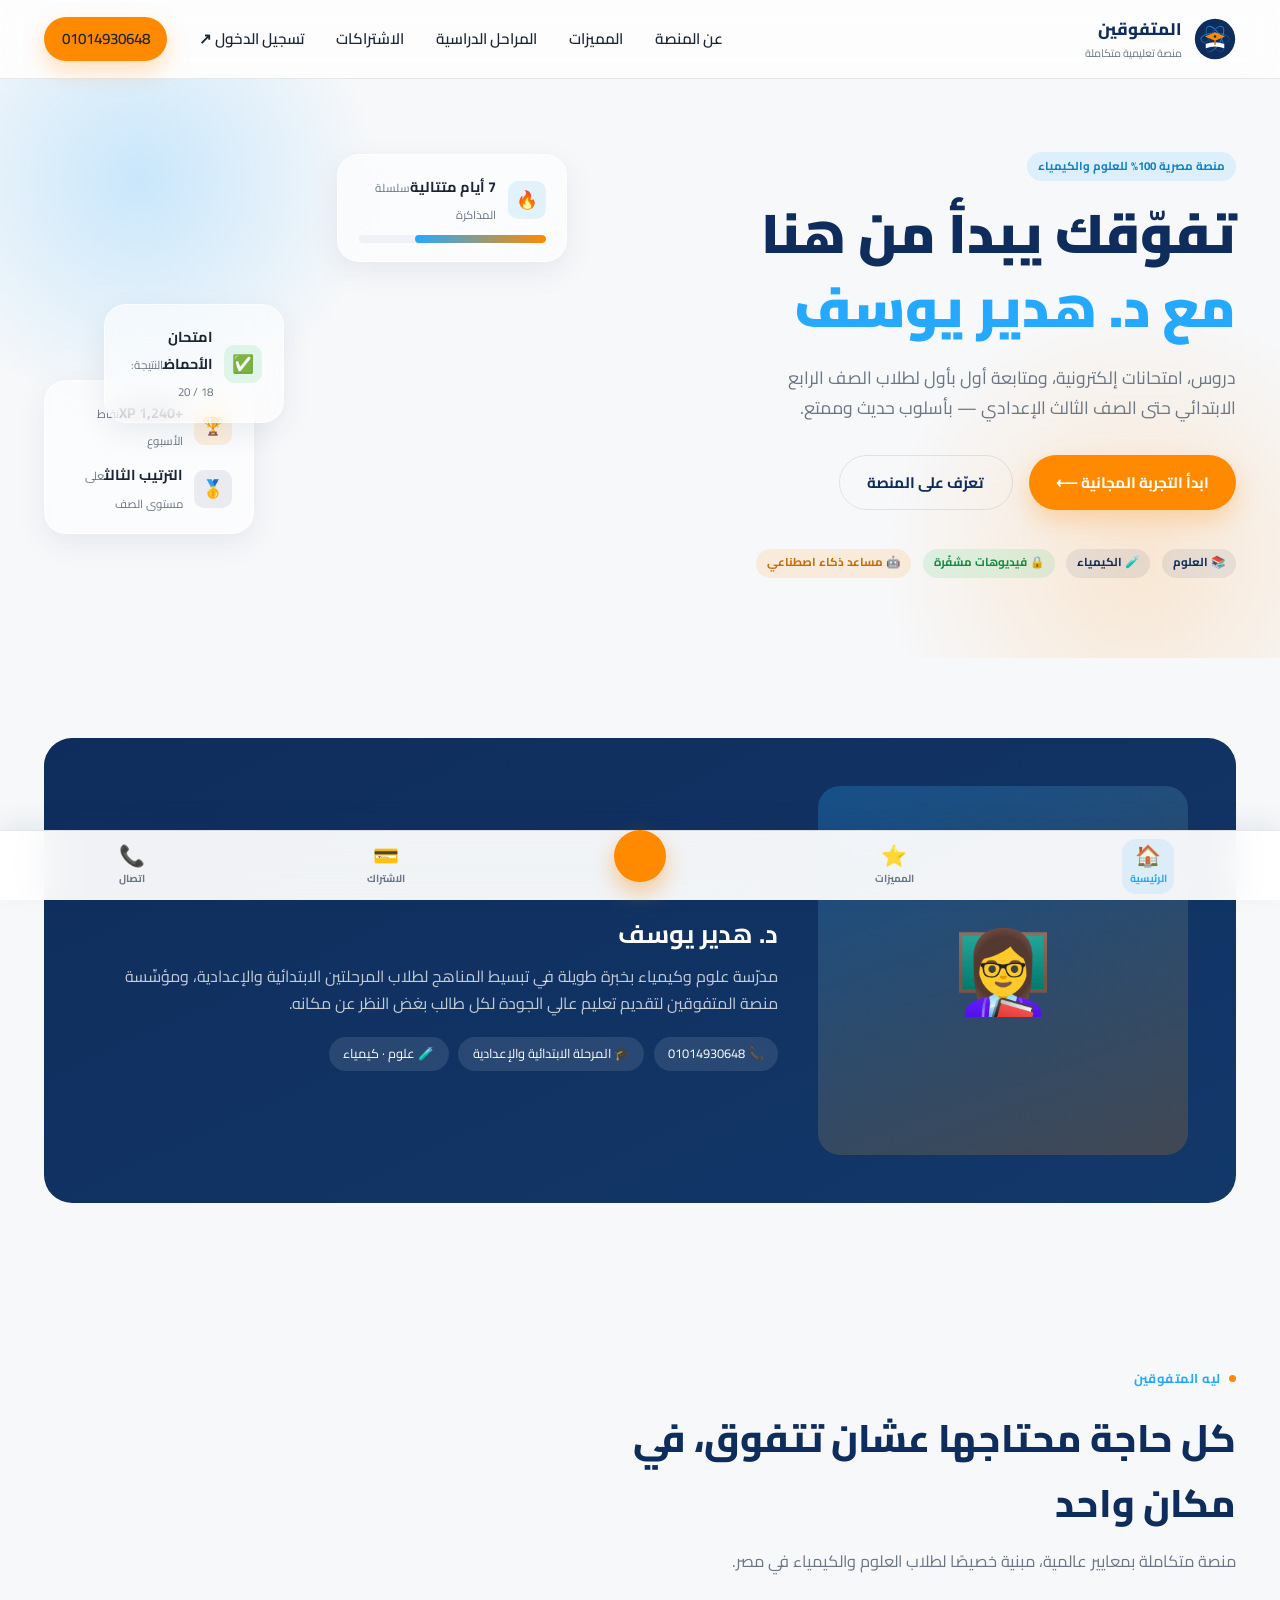
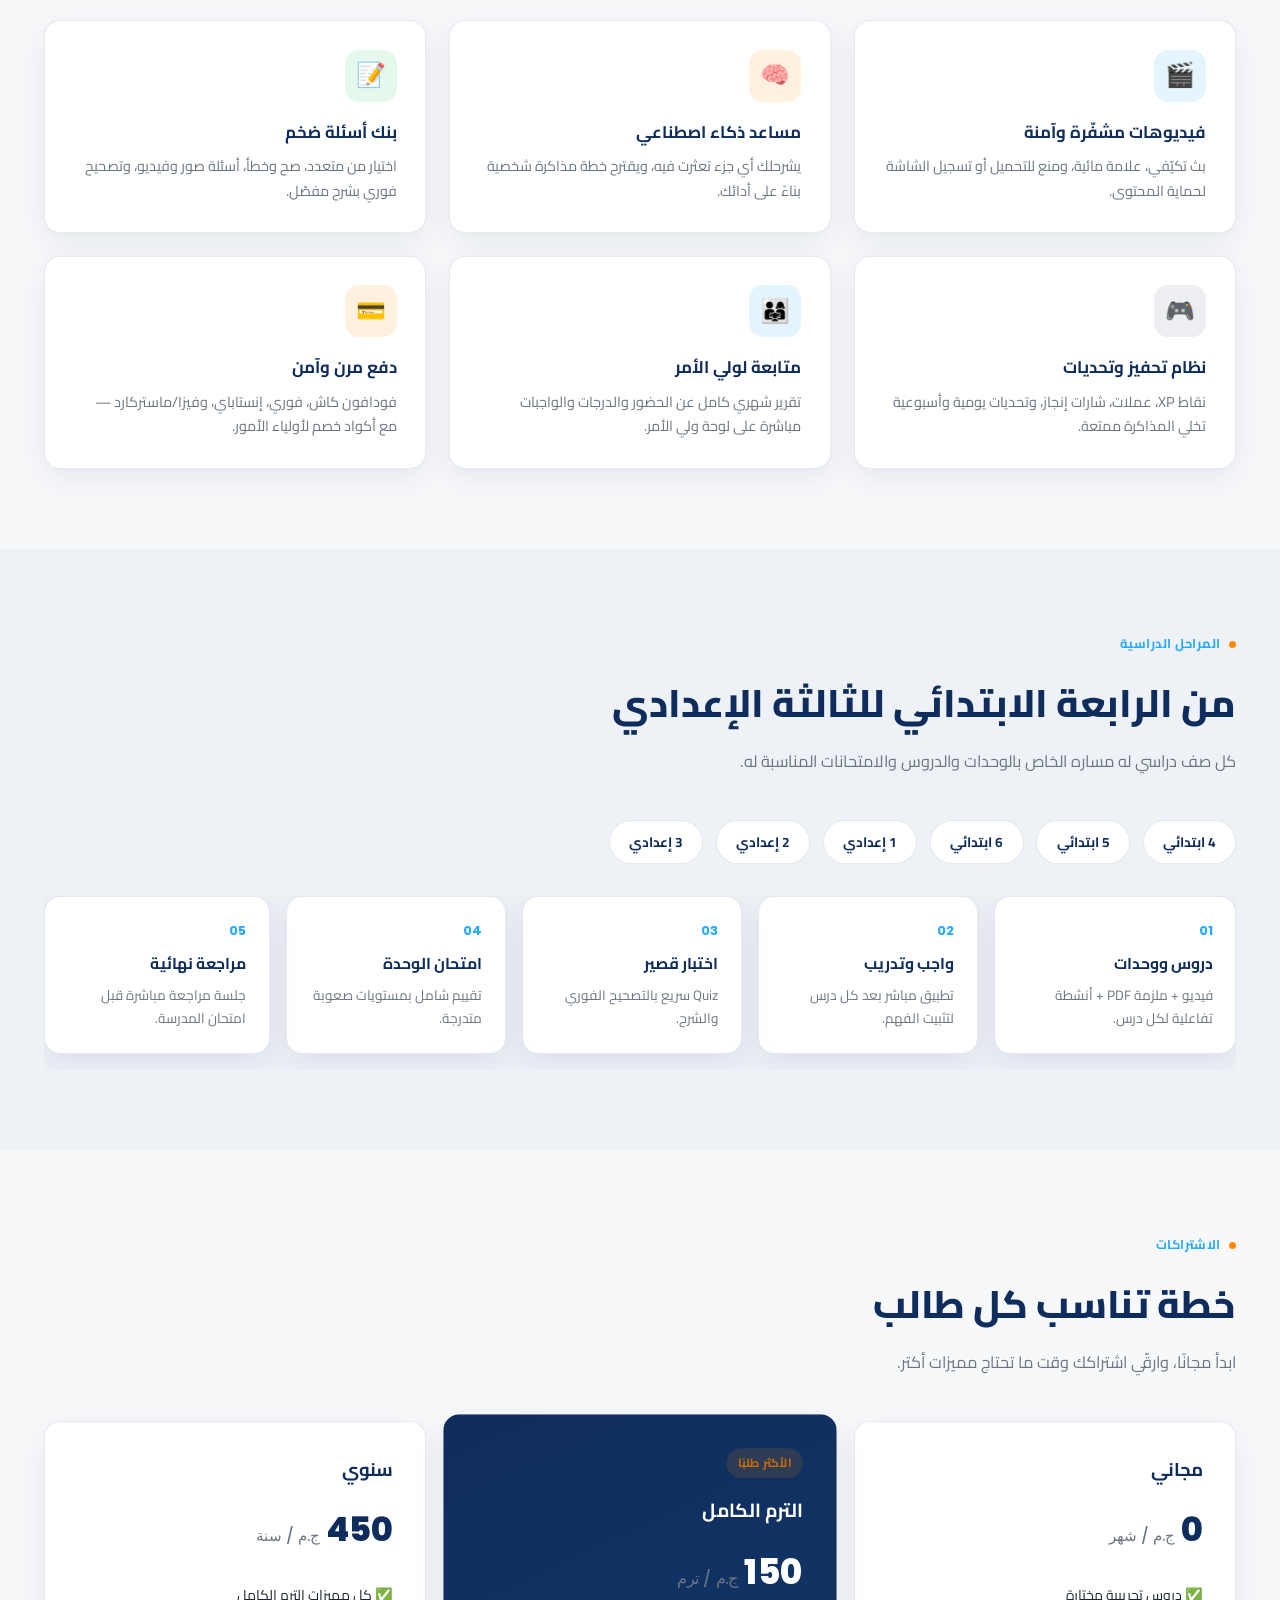
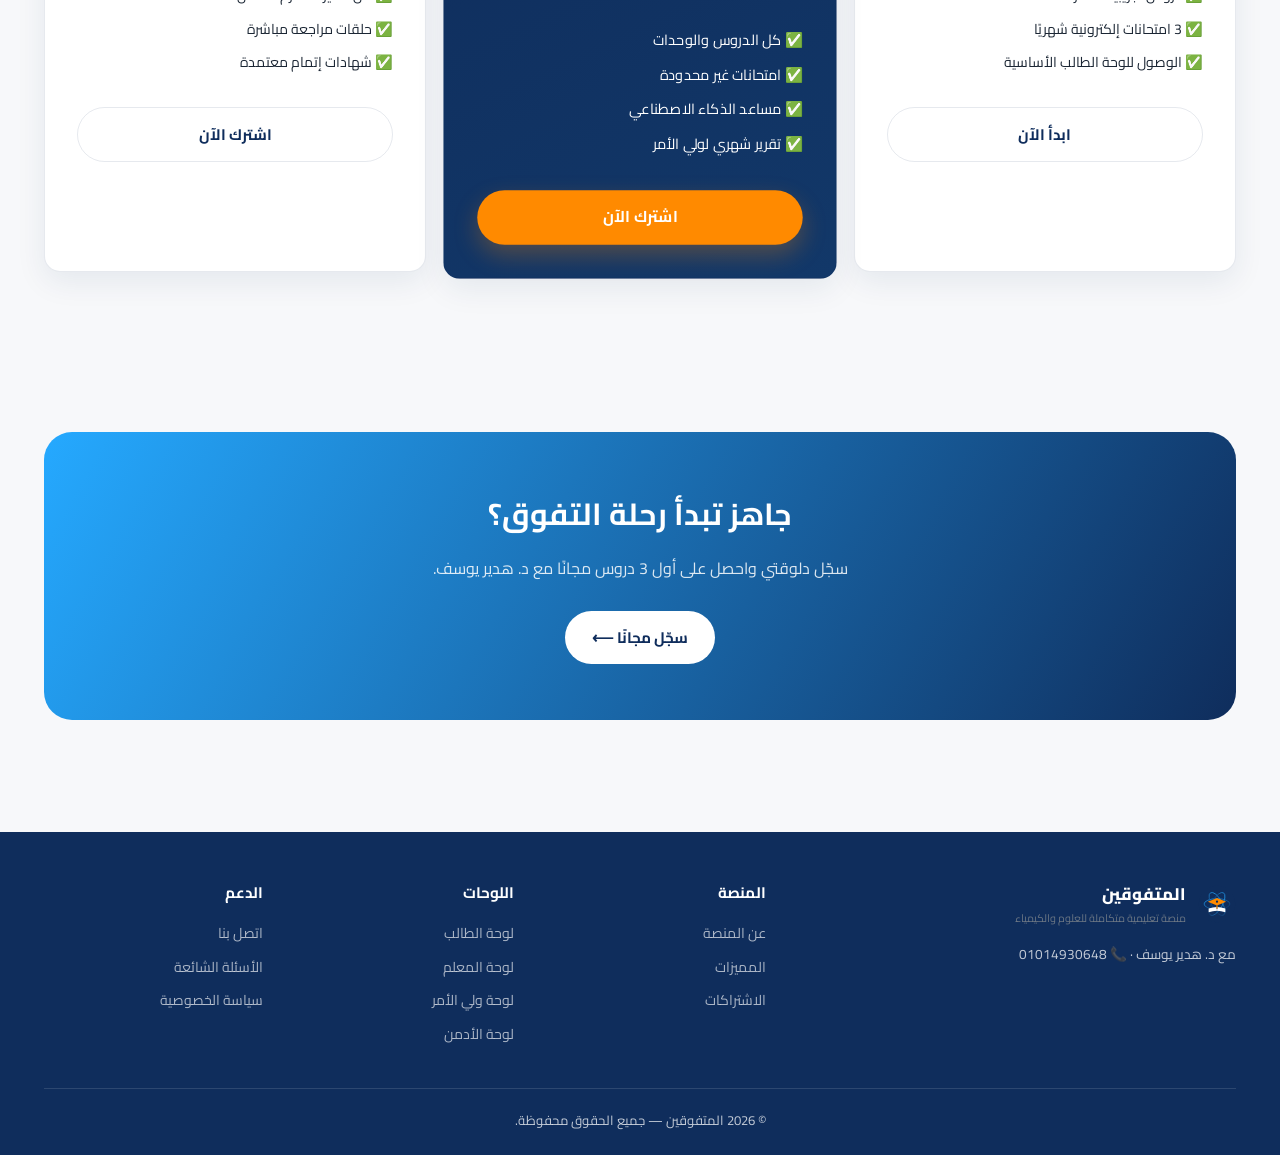
<file: index.html>
<!DOCTYPE html>
<html lang="ar" dir="rtl">
<head>
<meta charset="UTF-8">
<meta name="viewport" content="width=device-width, initial-scale=1.0, viewport-fit=cover">
<meta name="theme-color" content="#0F2D5C">
<meta name="apple-mobile-web-app-capable" content="yes">
<title>المتفوقين | منصة تعليمية متكاملة للعلوم والكيمياء</title>
<link rel="manifest" href="manifest.json">
<link rel="apple-touch-icon" href="assets/apple-touch-icon.png">
<meta name="description" content="منصة المتفوقين التعليمية مع د. هدير يوسف — دروس، امتحانات، ومتابعة كاملة للعلوم والكيمياء من الرابعة الابتدائية للثالثة الإعدادية.">
<link rel="preconnect" href="https://fonts.googleapis.com">
<link rel="preconnect" href="https://fonts.gstatic.com" crossorigin>
<link href="https://fonts.googleapis.com/css2?family=Cairo:wght@400;500;600;700;800;900&family=Poppins:wght@500;600;700;800&display=swap" rel="stylesheet">
<link rel="stylesheet" href="assets/design-system.css">
<style>
  /* ---- Page-specific ---- */
  .hero{position:relative; padding-top:4.5rem; overflow:hidden;}
  .hero::before{
    content:''; position:absolute; top:-140px; left:-100px; width:480px; height:480px; border-radius:50%;
    background:radial-gradient(circle, rgba(37,169,255,.22), transparent 70%); z-index:0;
  }
  .hero::after{
    content:''; position:absolute; bottom:-160px; right:-120px; width:520px; height:520px; border-radius:50%;
    background:radial-gradient(circle, rgba(255,138,0,.16), transparent 70%); z-index:0;
  }
  .hero-grid{position:relative; z-index:1; display:grid; grid-template-columns:1.05fr .95fr; gap:3rem; align-items:center;}
  @media (max-width:940px){ .hero-grid{grid-template-columns:1fr;} }
  .hero h1{font-size:clamp(2.2rem,4.4vw,3.4rem); font-weight:900; color:var(--navy); line-height:1.35; margin-bottom:1.2rem;}
  .hero h1 span{color:var(--sky);}
  .hero p.lead{color:var(--text-muted); font-size:1.1rem; max-width:50ch; margin-bottom:2rem;}
  .hero-actions{display:flex; gap:1rem; flex-wrap:wrap; margin-bottom:2.4rem;}
  .hero-badges{display:flex; gap:.7rem; flex-wrap:wrap;}

  .hero-visual{position:relative; height:420px;}
  .float-card{position:absolute; padding:1.1rem 1.3rem;}
  .fc1{top:0; right:20px; width:230px;}
  .fc2{bottom:40px; left:0; width:210px;}
  .fc3{top:150px; left:60px; width:180px;}
  @media (max-width:640px){
    .hero-visual{height:auto; display:flex; flex-direction:column; gap:.9rem; margin-top:1rem;}
    .float-card{position:static; width:100% !important;}
  }
  .float-card .row{display:flex; align-items:center; gap:.7rem; margin-bottom:.5rem;}
  .float-card .ic{width:38px; height:38px; border-radius:10px; display:flex; align-items:center; justify-content:center; font-size:1.1rem; flex-shrink:0;}
  .float-card b{font-size:.9rem;}
  .float-card span{font-size:.72rem; color:var(--text-muted);}

  .instructor{background:linear-gradient(155deg, var(--navy), var(--navy-2)); color:#fff; border-radius:28px; padding:3rem; display:grid; grid-template-columns:.7fr 1.3fr; gap:2.5rem; align-items:center;}
  @media (max-width:860px){ .instructor{grid-template-columns:1fr; padding:2rem;} }
  .instructor-photo{aspect-ratio:1; border-radius:22px; background:linear-gradient(160deg, rgba(37,169,255,.25), rgba(255,138,0,.2)); display:flex; align-items:center; justify-content:center; font-size:5rem;}
  .instructor h3{font-size:1.6rem; margin-bottom:.4rem;}
  .instructor p{color:rgba(255,255,255,.75); margin-bottom:1.2rem;}
  .instructor .chips{display:flex; gap:.6rem; flex-wrap:wrap;}
  .instructor .chips span{background:rgba(255,255,255,.1); padding:.4rem .9rem; border-radius:999px; font-size:.8rem;}

  .grade-belt{display:flex; gap:.8rem; flex-wrap:wrap;}
  .grade-pill{background:#fff; border:1px solid var(--line); padding:.6rem 1.2rem; border-radius:999px; font-size:.85rem; font-weight:700; color:var(--navy);}

  .feature-grid{display:grid; grid-template-columns:repeat(3,1fr); gap:1.4rem;}
  @media (max-width:900px){ .feature-grid{grid-template-columns:1fr 1fr;} }
  @media (max-width:600px){ .feature-grid{grid-template-columns:1fr;} }
  .feature-card{padding:1.8rem;}
  .feature-card .ic{width:52px; height:52px; border-radius:14px; display:flex; align-items:center; justify-content:center; font-size:1.5rem; margin-bottom:1rem;}
  .feature-card h3{font-size:1.05rem; margin-bottom:.5rem; color:var(--navy);}
  .feature-card p{color:var(--text-muted); font-size:.9rem;}

  .path-track{display:flex; gap:1rem; overflow-x:auto; padding-bottom:1rem;}
  .path-step{min-width:220px; padding:1.4rem; position:relative;}
  .path-step .n{font-family:'Poppins'; font-weight:700; color:var(--sky); font-size:.8rem; margin-bottom:.6rem;}
  .path-step h4{color:var(--navy); margin-bottom:.4rem; font-size:.98rem;}
  .path-step p{color:var(--text-muted); font-size:.85rem;}

  .plans{display:grid; grid-template-columns:repeat(3,1fr); gap:1.4rem;}
  @media (max-width:900px){ .plans{grid-template-columns:1fr;} }
  .plan{padding:2rem; display:flex; flex-direction:column; gap:1rem;}
  .plan.featured{background:linear-gradient(155deg, var(--navy), var(--navy-2)); color:#fff; transform:scale(1.03);}
  .plan.featured .price, .plan.featured h3{color:#fff;}
  .plan.featured p{color:rgba(255,255,255,.7);}
  .plan h3{color:var(--navy); font-size:1.15rem;}
  .plan .price{font-family:'Poppins'; font-size:2.1rem; font-weight:800; color:var(--navy);}
  .plan .price span{font-size:.95rem; font-weight:500; color:var(--text-muted);}
  .plan ul{display:flex; flex-direction:column; gap:.6rem; margin:.6rem 0 1rem;}
  .plan ul li{font-size:.88rem; display:flex; gap:.5rem; align-items:flex-start;}

  .cta-band{background:linear-gradient(120deg, var(--sky), var(--navy)); border-radius:28px; padding:3.5rem; text-align:center; color:#fff;}
  .cta-band h2{font-size:1.9rem; margin-bottom:1rem;}
  .cta-band p{color:rgba(255,255,255,.85); max-width:50ch; margin:0 auto 1.8rem;}
</style>
</head>
<body>

<header class="site-header">
  <div class="wrap site-nav">
    <a href="#top" class="brand">
      <img src="assets/logo.svg" alt="شعار المتفوقين">
      <div class="brand-text"><b>المتفوقين</b><span>منصة تعليمية متكاملة</span></div>
    </a>
    <nav class="site-links" id="navLinks">
      <a href="#about">عن المنصة</a>
      <a href="#features">المميزات</a>
      <a href="#path">المراحل الدراسية</a>
      <a href="#plans">الاشتراكات</a>
      <a href="login.html">تسجيل الدخول ↗</a>
      <a href="tel:01014930648" class="btn btn-orange btn-sm">01014930648</a>
    </nav>
    <button class="menu-btn" id="menuBtn" aria-label="فتح القائمة">☰</button>
  </div>
</header>

<main id="top">
  <!-- HERO -->
  <section class="hero">
    <div class="wrap hero-grid">
      <div>
        <span class="badge badge-sky">منصة مصرية 100% للعلوم والكيمياء</span>
        <h1 style="margin-top:1rem;">تفوّقك يبدأ من هنا<br><span>مع د. هدير يوسف</span></h1>
        <p class="lead">دروس، امتحانات إلكترونية، ومتابعة أول بأول لطلاب الصف الرابع الابتدائي حتى الصف الثالث الإعدادي — بأسلوب حديث وممتع.</p>
        <div class="hero-actions">
          <a href="student-dashboard.html" class="btn btn-orange">ابدأ التجربة المجانية ⟵</a>
          <a href="#about" class="btn btn-outline">تعرّف على المنصة</a>
        </div>
        <div class="hero-badges">
          <span class="badge badge-navy">📚 العلوم</span>
          <span class="badge badge-navy">🧪 الكيمياء</span>
          <span class="badge badge-green">🔒 فيديوهات مشفّرة</span>
          <span class="badge badge-orange">🤖 مساعد ذكاء اصطناعي</span>
        </div>
      </div>
      <div class="hero-visual">
        <div class="float-card glass fc1 reveal">
          <div class="row"><span class="ic badge-sky">🔥</span><div><b>7 أيام متتالية</b><span>سلسلة المذاكرة</span></div></div>
          <div class="progress"><span style="width:70%"></span></div>
        </div>
        <div class="float-card glass fc2 reveal">
          <div class="row"><span class="ic badge-orange">🏆</span><div><b>+1,240 XP</b><span>نقاط الأسبوع</span></div></div>
          <div class="row" style="margin:0;"><span class="ic badge-navy">🥇</span><div><b>الترتيب الثالث</b><span>على مستوى الصف</span></div></div>
        </div>
        <div class="float-card glass fc3 reveal">
          <div class="row" style="margin:0;"><span class="ic badge-green">✅</span><div><b>امتحان الأحماض</b><span>النتيجة: 18 / 20</span></div></div>
        </div>
      </div>
    </div>
  </section>

  <!-- ABOUT / INSTRUCTOR -->
  <section id="about">
    <div class="wrap">
      <div class="instructor reveal">
        <div class="instructor-photo">👩‍🏫</div>
        <div>
          <span class="badge badge-sky" style="margin-bottom:.8rem;">المُحاضِرة الرئيسية</span>
          <h3>د. هدير يوسف</h3>
          <p>مدرّسة علوم وكيمياء بخبرة طويلة في تبسيط المناهج لطلاب المرحلتين الابتدائية والإعدادية، ومؤسِّسة منصة المتفوقين لتقديم تعليم عالي الجودة لكل طالب بغض النظر عن مكانه.</p>
          <div class="chips">
            <span>📞 01014930648</span>
            <span>🎓 المرحلة الابتدائية والإعدادية</span>
            <span>🧪 علوم · كيمياء</span>
          </div>
        </div>
      </div>
    </div>
  </section>

  <!-- FEATURES -->
  <section id="features">
    <div class="wrap">
      <div class="section-head reveal">
        <div class="eyebrow">ليه المتفوقين</div>
        <h2>كل حاجة محتاجها عشان تتفوق، في مكان واحد</h2>
        <p>منصة متكاملة بمعايير عالمية، مبنية خصيصًا لطلاب العلوم والكيمياء في مصر.</p>
      </div>
      <div class="feature-grid">
        <div class="card hoverable feature-card reveal"><span class="ic badge-sky">🎬</span><h3>فيديوهات مشفّرة وآمنة</h3><p>بث تكيّفي، علامة مائية، ومنع للتحميل أو تسجيل الشاشة لحماية المحتوى.</p></div>
        <div class="card hoverable feature-card reveal"><span class="ic badge-orange">🧠</span><h3>مساعد ذكاء اصطناعي</h3><p>يشرحلك أي جزء تعثرت فيه، ويقترح خطة مذاكرة شخصية بناءً على أدائك.</p></div>
        <div class="card hoverable feature-card reveal"><span class="ic badge-green">📝</span><h3>بنك أسئلة ضخم</h3><p>اختيار من متعدد، صح وخطأ، أسئلة صور وفيديو، وتصحيح فوري بشرح مفصّل.</p></div>
        <div class="card hoverable feature-card reveal"><span class="ic badge-navy">🎮</span><h3>نظام تحفيز وتحديات</h3><p>نقاط XP، عملات، شارات إنجاز، وتحديات يومية وأسبوعية تخلي المذاكرة ممتعة.</p></div>
        <div class="card hoverable feature-card reveal"><span class="ic badge-sky">👨‍👩‍👧</span><h3>متابعة لولي الأمر</h3><p>تقرير شهري كامل عن الحضور والدرجات والواجبات مباشرة على لوحة ولي الأمر.</p></div>
        <div class="card hoverable feature-card reveal"><span class="ic badge-orange">💳</span><h3>دفع مرن وآمن</h3><p>فودافون كاش، فوري، إنستاباي، وفيزا/ماستركارد — مع أكواد خصم لأولياء الأمور.</p></div>
      </div>
    </div>
  </section>

  <!-- GRADES / PATH -->
  <section id="path" style="background:var(--gray-2);">
    <div class="wrap">
      <div class="section-head reveal">
        <div class="eyebrow">المراحل الدراسية</div>
        <h2>من الرابعة الابتدائي للثالثة الإعدادي</h2>
        <p>كل صف دراسي له مساره الخاص بالوحدات والدروس والامتحانات المناسبة له.</p>
      </div>
      <div class="grade-belt reveal" style="margin-bottom:2rem;">
        <span class="grade-pill">4 ابتدائي</span>
        <span class="grade-pill">5 ابتدائي</span>
        <span class="grade-pill">6 ابتدائي</span>
        <span class="grade-pill">1 إعدادي</span>
        <span class="grade-pill">2 إعدادي</span>
        <span class="grade-pill">3 إعدادي</span>
      </div>
      <div class="path-track reveal">
        <div class="card path-step"><div class="n">01</div><h4>دروس ووحدات</h4><p>فيديو + ملزمة PDF + أنشطة تفاعلية لكل درس.</p></div>
        <div class="card path-step"><div class="n">02</div><h4>واجب وتدريب</h4><p>تطبيق مباشر بعد كل درس لتثبيت الفهم.</p></div>
        <div class="card path-step"><div class="n">03</div><h4>اختبار قصير</h4><p>Quiz سريع بالتصحيح الفوري والشرح.</p></div>
        <div class="card path-step"><div class="n">04</div><h4>امتحان الوحدة</h4><p>تقييم شامل بمستويات صعوبة متدرجة.</p></div>
        <div class="card path-step"><div class="n">05</div><h4>مراجعة نهائية</h4><p>جلسة مراجعة مباشرة قبل امتحان المدرسة.</p></div>
      </div>
    </div>
  </section>

  <!-- PLANS -->
  <section id="plans">
    <div class="wrap">
      <div class="section-head reveal">
        <div class="eyebrow">الاشتراكات</div>
        <h2>خطة تناسب كل طالب</h2>
        <p>ابدأ مجانًا، وارقّي اشتراكك وقت ما تحتاج مميزات أكتر.</p>
      </div>
      <div class="plans">
        <div class="card plan reveal">
          <h3>مجاني</h3>
          <div class="price">0 <span>ج.م / شهر</span></div>
          <ul>
            <li>✅ دروس تجريبية مختارة</li>
            <li>✅ 3 امتحانات إلكترونية شهريًا</li>
            <li>✅ الوصول للوحة الطالب الأساسية</li>
          </ul>
          <a href="student-dashboard.html" class="btn btn-outline btn-block">ابدأ الآن</a>
        </div>
        <div class="card plan featured reveal">
          <span class="badge badge-orange" style="align-self:flex-start;">الأكثر طلبًا</span>
          <h3>الترم الكامل</h3>
          <div class="price">150 <span>ج.م / ترم</span></div>
          <ul>
            <li>✅ كل الدروس والوحدات</li>
            <li>✅ امتحانات غير محدودة</li>
            <li>✅ مساعد الذكاء الاصطناعي</li>
            <li>✅ تقرير شهري لولي الأمر</li>
          </ul>
          <a href="#" class="btn btn-orange btn-block">اشترك الآن</a>
        </div>
        <div class="card plan reveal">
          <h3>سنوي</h3>
          <div class="price">450 <span>ج.م / سنة</span></div>
          <ul>
            <li>✅ كل مميزات الترم الكامل</li>
            <li>✅ حلقات مراجعة مباشرة</li>
            <li>✅ شهادات إتمام معتمدة</li>
          </ul>
          <a href="#" class="btn btn-outline btn-block">اشترك الآن</a>
        </div>
      </div>
    </div>
  </section>

  <!-- CTA -->
  <section>
    <div class="wrap">
      <div class="cta-band reveal">
        <h2>جاهز تبدأ رحلة التفوق؟</h2>
        <p>سجّل دلوقتي واحصل على أول 3 دروس مجانًا مع د. هدير يوسف.</p>
        <a href="student-dashboard.html" class="btn" style="background:#fff; color:var(--navy);">سجّل مجانًا ⟵</a>
      </div>
    </div>
  </section>
</main>

<nav class="bottom-nav">
  <a href="index.html" class="active"><span class="ic">🏠</span><span>الرئيسية</span></a>
  <a href="#features"><span class="ic">⭐</span><span>المميزات</span></a>
  <a href="login.html" class="fab"><span class="ic">🔑</span></a>
  <a href="#plans"><span class="ic">💳</span><span>الاشتراك</span></a>
  <a href="tel:01014930648"><span class="ic">📞</span><span>اتصال</span></a>
</nav>

<footer class="site-footer">
  <div class="wrap">
    <div class="foot-grid">
      <div>
        <div class="brand" style="margin-bottom:1rem;">
          <img src="assets/logo.svg" alt="شعار المتفوقين" style="width:38px;height:38px;">
          <div class="brand-text"><b style="color:#fff;">المتفوقين</b><span>منصة تعليمية متكاملة للعلوم والكيمياء</span></div>
        </div>
        <p style="font-size:.85rem;">مع د. هدير يوسف · 📞 01014930648</p>
      </div>
      <div><h4>المنصة</h4><a href="#about">عن المنصة</a><a href="#features">المميزات</a><a href="#plans">الاشتراكات</a></div>
      <div><h4>اللوحات</h4><a href="student-dashboard.html">لوحة الطالب</a><a href="teacher-dashboard.html">لوحة المعلم</a><a href="parent-dashboard.html">لوحة ولي الأمر</a><a href="admin-dashboard.html">لوحة الأدمن</a></div>
      <div><h4>الدعم</h4><a href="tel:01014930648">اتصل بنا</a><a href="#">الأسئلة الشائعة</a><a href="#">سياسة الخصوصية</a></div>
    </div>
    <div class="foot-bottom">© <span id="year"></span> المتفوقين — جميع الحقوق محفوظة.</div>
  </div>
</footer>

<script>
if('serviceWorker' in navigator){ navigator.serviceWorker.register('service-worker.js').catch(() => {}); }
document.getElementById('year').textContent = new Date().getFullYear();
const menuBtn = document.getElementById('menuBtn');
const navLinks = document.getElementById('navLinks');
menuBtn.addEventListener('click', () => navLinks.classList.toggle('open'));
navLinks.querySelectorAll('a').forEach(a => a.addEventListener('click', () => navLinks.classList.remove('open')));

const io = new IntersectionObserver((entries) => {
  entries.forEach(e => { if(e.isIntersecting){ e.target.classList.add('in'); io.unobserve(e.target); } });
}, {threshold:.12});
document.querySelectorAll('.reveal').forEach(el => io.observe(el));
</script>
</body>
</html>
</file>
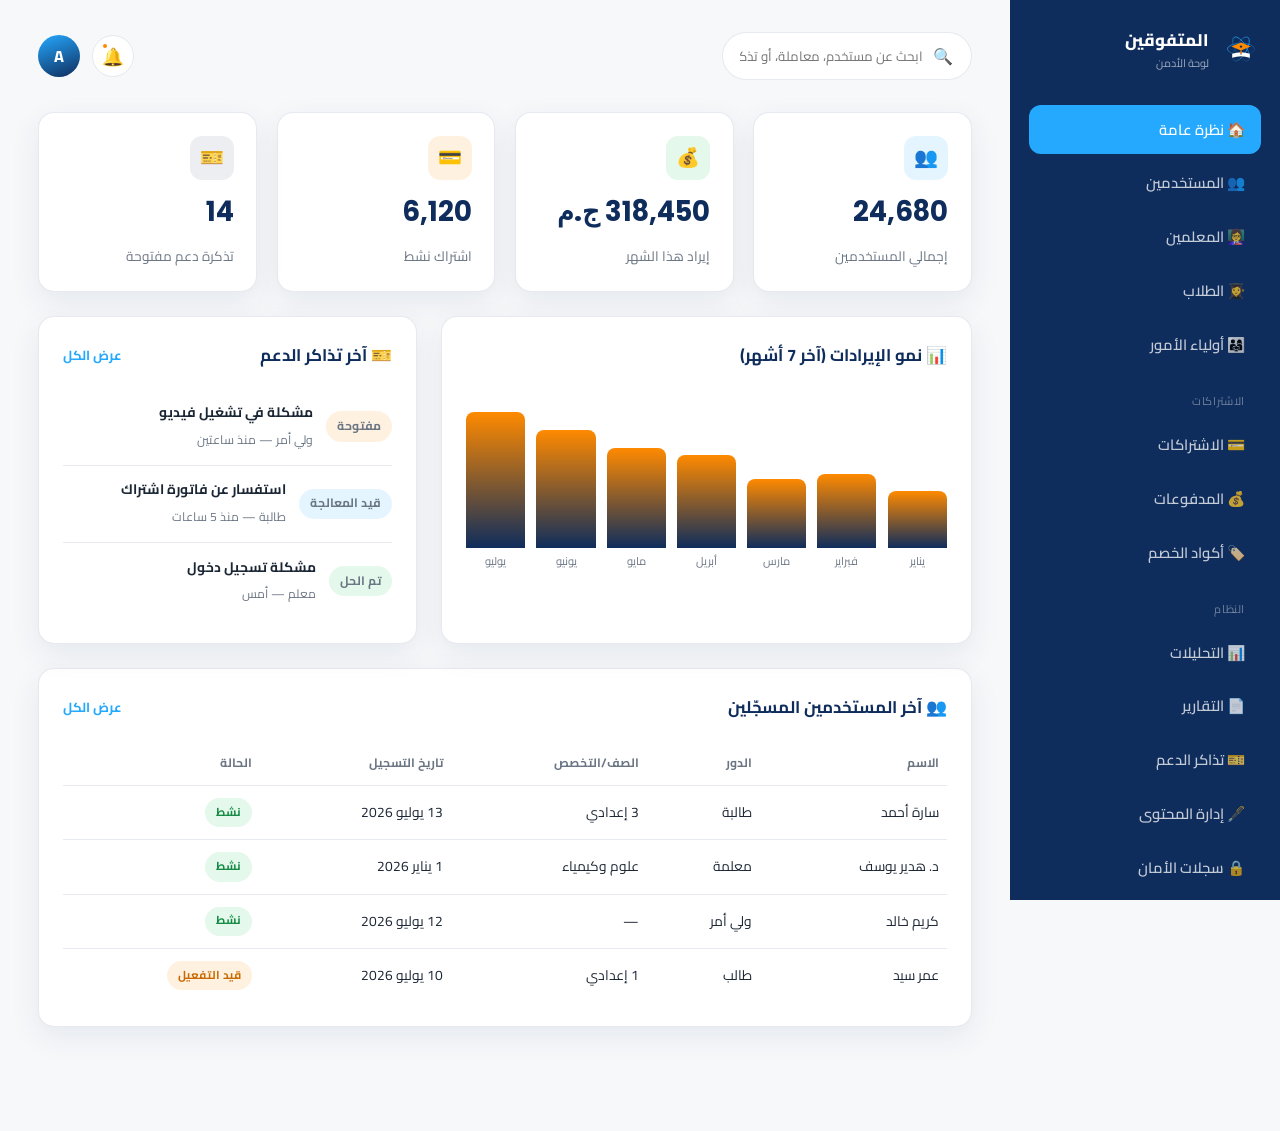
<file: admin-dashboard.html>
<!DOCTYPE html>
<html lang="ar" dir="rtl">
<head>
<meta charset="UTF-8">
<meta name="viewport" content="width=device-width, initial-scale=1.0">
<title>لوحة الأدمن | المتفوقين</title>
<link rel="preconnect" href="https://fonts.googleapis.com">
<link href="https://fonts.googleapis.com/css2?family=Cairo:wght@400;500;600;700;800&family=Poppins:wght@500;600;700;800&display=swap" rel="stylesheet">
<link rel="stylesheet" href="assets/design-system.css">
<style>
  .panel{padding:1.5rem;}
  .panel-head{display:flex; align-items:center; justify-content:space-between; margin-bottom:1.2rem;}
  .panel-head h3{color:var(--navy); font-size:1.05rem;}
  .panel-head a{font-size:.82rem; color:var(--sky); font-weight:700;}
  table{width:100%; border-collapse:collapse;}
  th,td{text-align:right; padding:.75rem .5rem; font-size:.86rem; border-bottom:1px solid var(--line);}
  th{color:var(--text-muted); font-weight:700; font-size:.76rem;}
  tr:last-child td{border-bottom:none;}
  .grid-2{display:grid; grid-template-columns:1.4fr 1fr; gap:1.5rem; margin-bottom:1.5rem;}
  @media (max-width:1050px){ .grid-2{grid-template-columns:1fr;} }
  .bar-chart{display:flex; align-items:flex-end; gap:.7rem; height:160px; padding-top:1rem;}
  .bar{flex:1; background:linear-gradient(180deg, var(--orange), var(--navy)); border-radius:8px 8px 0 0; position:relative;}
  .bar span{position:absolute; bottom:-22px; right:0; left:0; text-align:center; font-size:.7rem; color:var(--text-muted);}
  .ticket-row{display:flex; align-items:center; gap:.8rem; padding:.8rem 0; border-bottom:1px solid var(--line);}
  .ticket-row:last-child{border-bottom:none;}
  .ticket-row b{display:block; font-size:.86rem;}
  .ticket-row span{font-size:.76rem; color:var(--text-muted);}
</style>
</head>
<body>
<div class="dash">
  <aside class="dash-sidebar" id="sidebar">
    <div class="brand">
      <img src="assets/logo.svg" alt="المتفوقين" style="width:40px;height:40px;">
      <div class="brand-text"><b>المتفوقين</b><span>لوحة الأدمن</span></div>
    </div>
    <nav class="dash-nav">
      <a href="#" class="active">🏠 نظرة عامة</a>
      <a href="#">👥 المستخدمين</a>
      <a href="#">👩‍🏫 المعلمين</a>
      <a href="#">👩‍🎓 الطلاب</a>
      <a href="#">👨‍👩‍👧 أولياء الأمور</a>
      <div class="group-label">الاشتراكات</div>
      <a href="#">💳 الاشتراكات</a>
      <a href="#">💰 المدفوعات</a>
      <a href="#">🏷️ أكواد الخصم</a>
      <div class="group-label">النظام</div>
      <a href="#">📊 التحليلات</a>
      <a href="#">📄 التقارير</a>
      <a href="#">🎫 تذاكر الدعم</a>
      <a href="#">🖋️ إدارة المحتوى</a>
      <a href="#">🔒 سجلات الأمان</a>
      <div class="group-label">حساب</div>
      <a href="index.html">↩ الرئيسية العامة</a>
    </nav>
  </aside>

  <main class="dash-main">
    <div class="dash-topbar">
      <button class="menu-btn" id="menuBtn" style="display:none;">☰</button>
      <div class="dash-search"><span>🔍</span><input placeholder="ابحث عن مستخدم، معاملة، أو تذكرة..."></div>
      <div class="dash-user">
        <button class="icon-btn">🔔<span class="dot"></span></button>
        <div class="avatar">A</div>
      </div>
    </div>

    <div class="stat-grid" style="margin-bottom:1.5rem;">
      <div class="card stat-card"><div class="top"><span class="ic badge-sky">👥</span></div><b>24,680</b><span>إجمالي المستخدمين</span></div>
      <div class="card stat-card"><div class="top"><span class="ic badge-green">💰</span></div><b>318,450 ج.م</b><span>إيراد هذا الشهر</span></div>
      <div class="card stat-card"><div class="top"><span class="ic badge-orange">💳</span></div><b>6,120</b><span>اشتراك نشط</span></div>
      <div class="card stat-card"><div class="top"><span class="ic badge-navy">🎫</span></div><b>14</b><span>تذكرة دعم مفتوحة</span></div>
    </div>

    <div class="grid-2">
      <div class="card panel">
        <div class="panel-head"><h3>📊 نمو الإيرادات (آخر 7 أشهر)</h3></div>
        <div class="bar-chart">
          <div class="bar" style="height:40%"><span>يناير</span></div>
          <div class="bar" style="height:52%"><span>فبراير</span></div>
          <div class="bar" style="height:48%"><span>مارس</span></div>
          <div class="bar" style="height:65%"><span>أبريل</span></div>
          <div class="bar" style="height:70%"><span>مايو</span></div>
          <div class="bar" style="height:82%"><span>يونيو</span></div>
          <div class="bar" style="height:95%"><span>يوليو</span></div>
        </div>
      </div>
      <div class="card panel">
        <div class="panel-head"><h3>🎫 آخر تذاكر الدعم</h3><a href="#">عرض الكل</a></div>
        <div class="ticket-row"><span class="badge badge-orange">مفتوحة</span><div><b>مشكلة في تشغيل فيديو</b><span>ولي أمر — منذ ساعتين</span></div></div>
        <div class="ticket-row"><span class="badge badge-sky">قيد المعالجة</span><div><b>استفسار عن فاتورة اشتراك</b><span>طالبة — منذ 5 ساعات</span></div></div>
        <div class="ticket-row"><span class="badge badge-green">تم الحل</span><div><b>مشكلة تسجيل دخول</b><span>معلم — أمس</span></div></div>
      </div>
    </div>

    <div class="card panel">
      <div class="panel-head"><h3>👥 آخر المستخدمين المسجّلين</h3><a href="#">عرض الكل</a></div>
      <table>
        <thead><tr><th>الاسم</th><th>الدور</th><th>الصف/التخصص</th><th>تاريخ التسجيل</th><th>الحالة</th></tr></thead>
        <tbody>
          <tr><td>سارة أحمد</td><td>طالبة</td><td>3 إعدادي</td><td>13 يوليو 2026</td><td><span class="badge badge-green">نشط</span></td></tr>
          <tr><td>د. هدير يوسف</td><td>معلمة</td><td>علوم وكيمياء</td><td>1 يناير 2026</td><td><span class="badge badge-green">نشط</span></td></tr>
          <tr><td>كريم خالد</td><td>ولي أمر</td><td>—</td><td>12 يوليو 2026</td><td><span class="badge badge-green">نشط</span></td></tr>
          <tr><td>عمر سيد</td><td>طالب</td><td>1 إعدادي</td><td>10 يوليو 2026</td><td><span class="badge badge-orange">قيد التفعيل</span></td></tr>
        </tbody>
      </table>
    </div>
  </main>
</div>
<script>
document.getElementById('menuBtn')?.addEventListener('click', () => document.getElementById('sidebar').classList.toggle('open'));
</script>
</body>
</html>
</file>
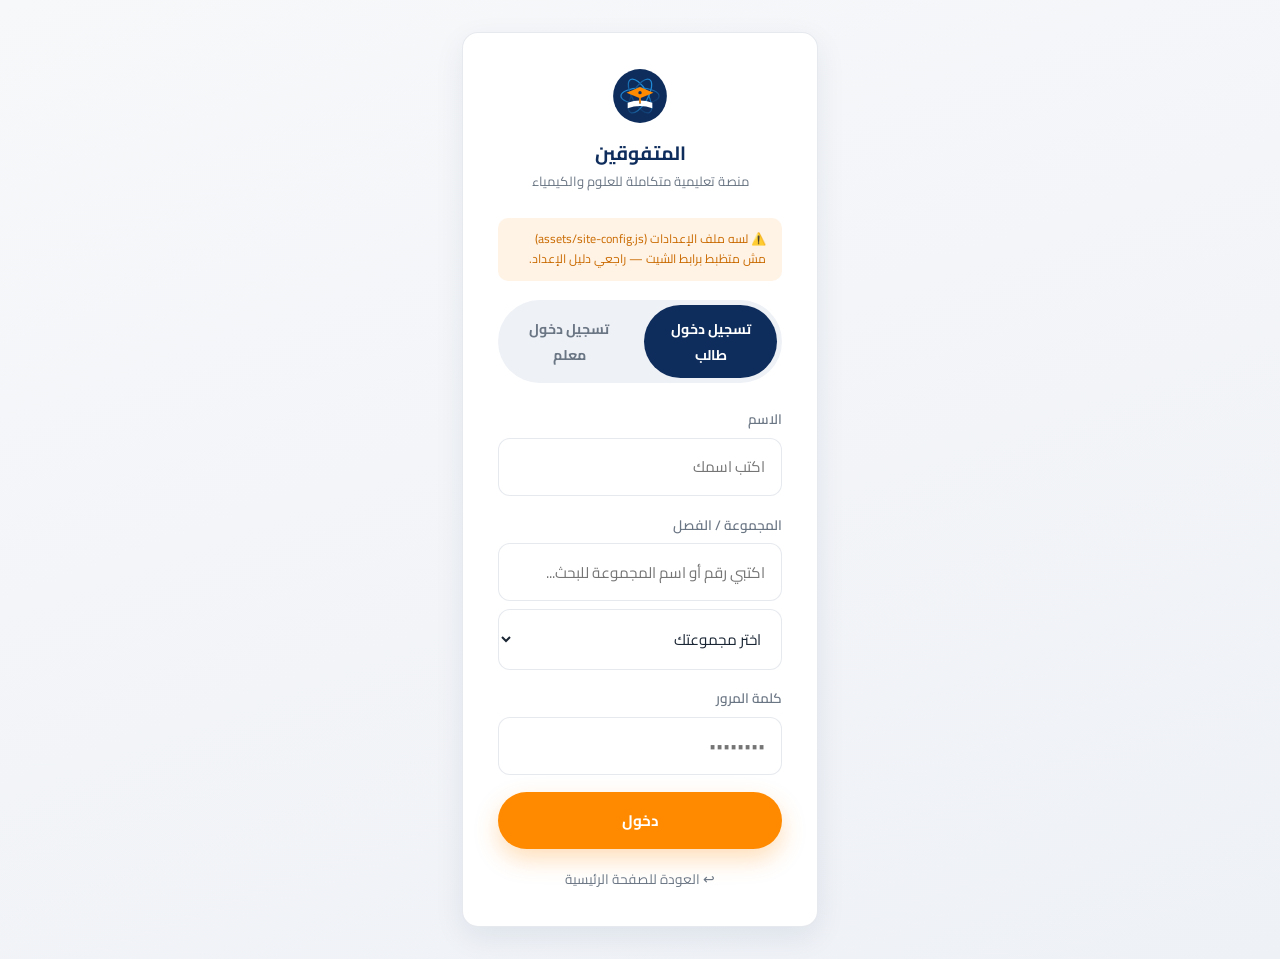
<file: content.html>
<!DOCTYPE html>
<html lang="ar" dir="rtl">
<head>
<meta charset="UTF-8">
<meta name="viewport" content="width=device-width, initial-scale=1.0, viewport-fit=cover">
<meta name="theme-color" content="#0F2D5C">
<meta name="apple-mobile-web-app-capable" content="yes">
<meta name="apple-mobile-web-app-status-bar-style" content="black-translucent">
<title>محتوى مرحلتي | المتفوقين</title>
<link rel="manifest" href="manifest.json">
<link rel="apple-touch-icon" href="assets/apple-touch-icon.png">
<link rel="preconnect" href="https://fonts.googleapis.com">
<link href="https://fonts.googleapis.com/css2?family=Cairo:wght@400;500;600;700;800&family=Poppins:wght@500;600;700;800&display=swap" rel="stylesheet">
<link rel="stylesheet" href="assets/design-system.css">
<style>
  .grade-banner{
    background:linear-gradient(135deg, var(--navy), var(--navy-2)); color:#fff; border-radius:var(--radius-lg);
    padding:1.8rem 2rem; margin-bottom:2rem; display:flex; align-items:center; justify-content:space-between; flex-wrap:wrap; gap:1rem;
  }
  .grade-banner h2{font-size:1.4rem; margin-bottom:.3rem;}
  .grade-banner p{color:rgba(255,255,255,.75); font-size:.9rem;}
  .filters{display:flex; gap:.6rem; flex-wrap:wrap; margin-bottom:2rem; align-items:center;}
  .chip{padding:.55rem 1.15rem; border-radius:999px; border:1px solid var(--line); background:#fff; color:var(--text-muted); font-size:.85rem; font-weight:700;}
  .chip.active{background:var(--sky); color:#fff; border-color:var(--sky);}
  .content-grid{display:grid; grid-template-columns:repeat(auto-fill, minmax(270px,1fr)); gap:1.3rem;}
  .content-card{padding:0; overflow:hidden;}
  .content-card .media{aspect-ratio:16/9; background:var(--gray-2); display:flex; align-items:center; justify-content:center; font-size:2.2rem; overflow:hidden;}
  .content-card .media img{width:100%; height:100%; object-fit:cover;}
  .content-card .media iframe{width:100%; height:100%; border:none;}
  .content-card .body{padding:1.1rem 1.2rem;}
  .content-card .body b{display:block; font-size:.98rem; margin-bottom:.3rem; color:var(--navy);}
  .content-card .body p{font-size:.82rem; color:var(--text-muted); margin-bottom:.7rem; min-height:2.4em;}
  .content-card .foot{display:flex; align-items:center; justify-content:space-between;}
  .empty-state{text-align:center; padding:4rem 1rem; color:var(--text-muted);}
  .empty-state .ic{font-size:3rem; margin-bottom:1rem;}
  .loading-state{text-align:center; padding:3rem 1rem; color:var(--text-muted);}
  .refresh-btn{margin-inline-start:auto;}
</style>
</head>
<body>
<header class="site-header">
  <div class="wrap site-nav">
    <a href="index.html" class="brand">
      <img src="assets/logo.svg" alt="المتفوقين">
      <div class="brand-text"><b>المتفوقين</b><span id="userName">محتوى الطالب</span></div>
    </a>
    <div class="dash-user">
      <span class="badge badge-sky" id="gradeBadge">—</span>
      <button class="btn btn-outline btn-sm" id="logoutBtn">تسجيل الخروج</button>
    </div>
  </div>
</header>

<main class="wrap has-bottom-nav" style="padding:2rem 24px 4rem;">
  <div class="grade-banner">
    <div>
      <h2 id="welcomeText">أهلًا بيك 👋</h2>
      <p>ده كل المحتوى المرفوع خصيصًا لمرحلتك — بيتحدّث أول ما المعلم يضيف حاجة جديدة في الجدول.</p>
    </div>
  </div>

  <div class="filters" id="typeFilters">
    <button class="chip active" data-type="all">الكل</button>
    <button class="chip" data-type="فيديو">🎬 فيديوهات</button>
    <button class="chip" data-type="صورة">🖼️ صور</button>
    <button class="chip" data-type="شرح">📖 شروحات</button>
    <button class="chip" data-type="PDF">📄 ملفات PDF</button>
    <button class="btn btn-outline btn-sm refresh-btn" id="refreshBtn">↻ تحديث</button>
  </div>

  <div class="loading-state" id="loadingState">⏳ جاري تحميل المحتوى...</div>
  <div class="content-grid" id="contentGrid"></div>
  <div class="empty-state" id="emptyState" style="display:none;">
    <div class="ic">📭</div>
    <b>لسه معلمك ما رفعش محتوى لمرحلتك</b>
    <p>دوسي "تحديث" بعد شوية، هيظهر هنا فور ما يتم رفعه.</p>
  </div>
</main>

<nav class="bottom-nav">
  <a href="index.html"><span class="ic">🏠</span><span>الرئيسية</span></a>
  <a href="content.html" class="active"><span class="ic">📚</span><span>مجموعتي</span></a>
  <a href="#" id="fabRefresh" class="fab"><span class="ic">↻</span></a>
  <a href="#" id="navLogout"><span class="ic">🚪</span><span>خروج</span></a>
</nav>

<script src="assets/site-config.js"></script>
<script>
const session = JSON.parse(localStorage.getItem('motafawqeen_session') || 'null');
if(!session || session.role !== 'student'){ window.location.href = 'login.html'; }

document.getElementById('userName').textContent = 'أهلًا ' + session.name;
document.getElementById('gradeBadge').textContent = session.grade;
document.getElementById('welcomeText').textContent = `أهلًا ${session.name} 👋 — محتوى ${session.grade}`;

document.getElementById('logoutBtn').addEventListener('click', () => {
  localStorage.removeItem('motafawqeen_session');
  window.location.href = 'login.html';
});

function youtubeEmbed(url){
  const m = (url || '').match(/(?:youtu\.be\/|youtube\.com\/(?:watch\?v=|embed\/))([\w-]{11})/);
  return m ? `https://www.youtube.com/embed/${m[1]}` : null;
}

let allItems = [];
let activeFilter = 'all';

async function loadContent(){
  document.getElementById('loadingState').style.display = 'block';
  document.getElementById('loadingState').textContent = '⏳ جاري تحميل المحتوى...';
  try{
    const library = await fetchLibrary();
    allItems = library.filter(i => i.grade === session.grade);
    document.getElementById('loadingState').style.display = 'none';
    renderContent();
  } catch(err){
    document.getElementById('loadingState').textContent = '⚠️ تعذّر تحميل المحتوى، تأكدي إن الشيت متظبط صح. (' + err.message + ')';
  }
}

function renderContent(){
  const items = allItems.filter(i => activeFilter === 'all' || i.type === activeFilter);
  const grid = document.getElementById('contentGrid');
  const empty = document.getElementById('emptyState');
  grid.innerHTML = '';
  if(items.length === 0){ empty.style.display = 'block'; return; }
  empty.style.display = 'none';

  items.forEach(item => {
    const card = document.createElement('div');
    card.className = 'card content-card';
    let mediaHtml = '';
    const yt = item.type === 'فيديو' ? youtubeEmbed(item.link) : null;
    if(yt){
      mediaHtml = `<div class="media"><iframe src="${yt}" allowfullscreen></iframe></div>`;
    } else if(item.type === 'صورة'){
      mediaHtml = `<div class="media"><img src="${item.link}" alt="${item.title}" onerror="this.parentElement.textContent='🖼️'"></div>`;
    } else {
      const icons = {'فيديو':'🎬','PDF':'📄','شرح':'📖'};
      mediaHtml = `<div class="media">${icons[item.type] || '📁'}</div>`;
    }
    card.innerHTML = `
      ${mediaHtml}
      <div class="body">
        <b>${item.title}</b>
        <p>${item.description || ''}</p>
        <div class="foot">
          <span class="badge badge-navy">${item.type}</span>
          <a href="${item.link}" target="_blank" class="btn btn-outline btn-sm">فتح ⟵</a>
        </div>
      </div>
    `;
    grid.appendChild(card);
  });
}

document.querySelectorAll('#typeFilters .chip').forEach(chip => {
  chip.addEventListener('click', () => {
    document.querySelectorAll('#typeFilters .chip').forEach(c => c.classList.remove('active'));
    chip.classList.add('active');
    activeFilter = chip.dataset.type;
    renderContent();
  });
});
document.getElementById('refreshBtn').addEventListener('click', loadContent);
document.getElementById('fabRefresh').addEventListener('click', (e) => { e.preventDefault(); loadContent(); });
document.getElementById('navLogout').addEventListener('click', (e) => {
  e.preventDefault();
  localStorage.removeItem('motafawqeen_session');
  window.location.href = 'login.html';
});

loadContent();
setInterval(loadContent, 60000); // تحديث تلقائي كل دقيقة
</script>
</body>
</html>
</file>
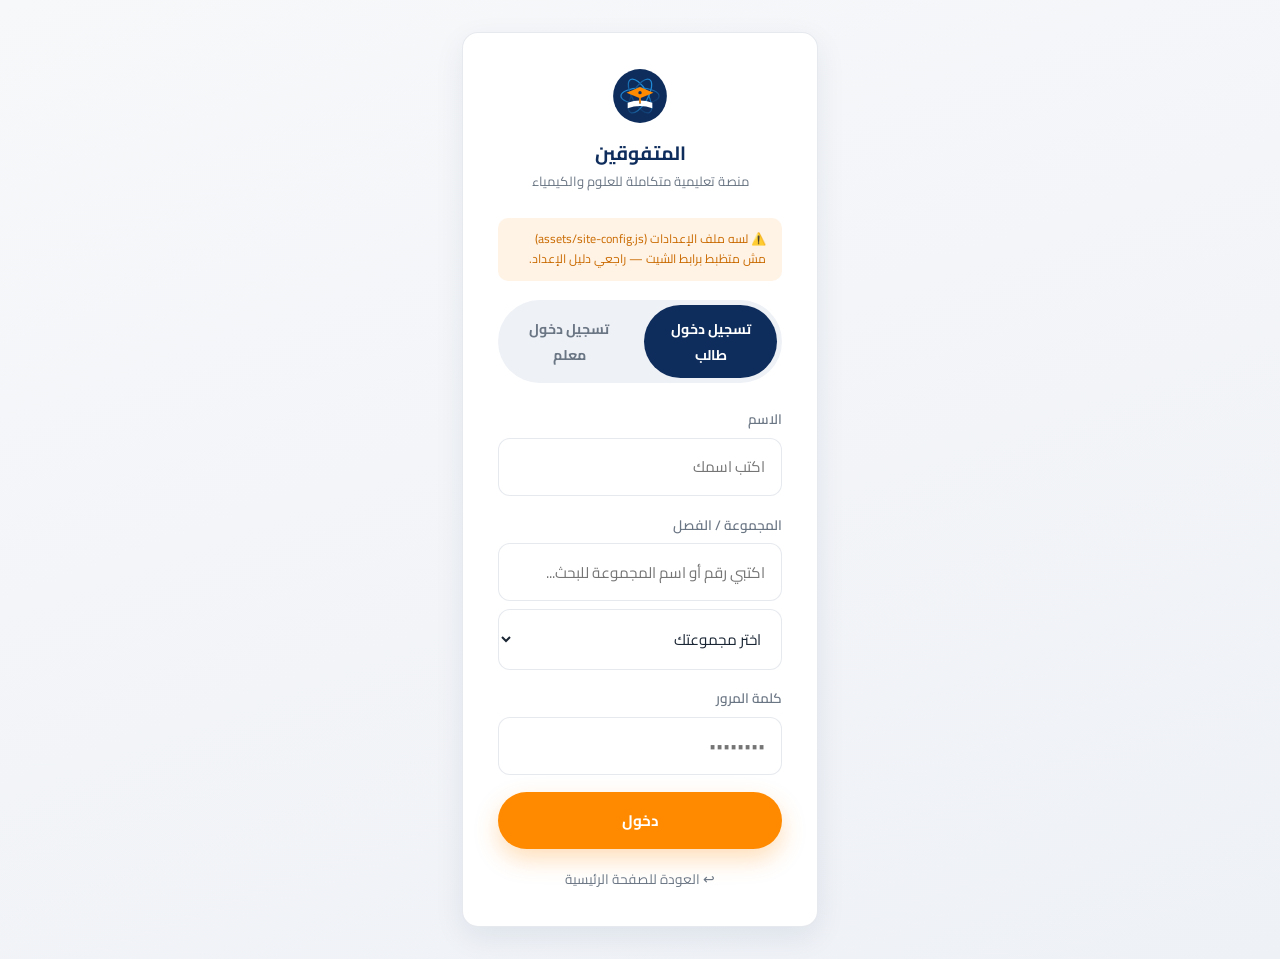
<file: login.html>
<!DOCTYPE html>
<html lang="ar" dir="rtl">
<head>
<meta charset="UTF-8">
<meta name="viewport" content="width=device-width, initial-scale=1.0, viewport-fit=cover">
<meta name="theme-color" content="#0F2D5C">
<meta name="apple-mobile-web-app-capable" content="yes">
<title>تسجيل الدخول | المتفوقين</title>
<link rel="manifest" href="manifest.json">
<link rel="apple-touch-icon" href="assets/apple-touch-icon.png">
<link rel="preconnect" href="https://fonts.googleapis.com">
<link href="https://fonts.googleapis.com/css2?family=Cairo:wght@400;500;600;700;800&family=Poppins:wght@500;600;700;800&display=swap" rel="stylesheet">
<link rel="stylesheet" href="assets/design-system.css">
<style>
  body{min-height:100vh; display:flex; align-items:center; justify-content:center; background:linear-gradient(160deg, var(--gray), var(--gray-2));}
  .login-wrap{width:100%; max-width:420px; padding:2rem;}
  .login-card{padding:2.2rem;}
  .login-brand{display:flex; flex-direction:column; align-items:center; text-align:center; margin-bottom:1.6rem;}
  .login-brand img{width:56px; height:56px; margin-bottom:.8rem;}
  .login-brand b{color:var(--navy); font-size:1.2rem;}
  .login-brand span{color:var(--text-muted); font-size:.82rem;}
  .role-tabs{display:flex; gap:.5rem; background:var(--gray-2); border-radius:999px; padding:.3rem; margin-bottom:1.6rem;}
  .role-tab{flex:1; text-align:center; padding:.65rem; border-radius:999px; font-weight:700; font-size:.88rem; color:var(--text-muted); border:none; background:none;}
  .role-tab.active{background:var(--navy); color:#fff;}
  .form-field{margin-bottom:1.1rem;}
  .form-field label{display:block; font-size:.85rem; color:var(--text-muted); margin-bottom:.4rem; font-weight:600;}
  .form-field select, .form-field input{
    width:100%; background:#fff; border:1px solid var(--line); border-radius:12px; padding:.85rem 1rem;
    color:var(--text); font-family:'Cairo'; outline:none; transition:border-color .2s; font-size:.95rem;
  }
  .form-field select:focus, .form-field input:focus{border-color:var(--sky);}
  .error-msg{background:rgba(255,90,90,.1); color:#c0392b; font-size:.82rem; padding:.7rem 1rem; border-radius:10px; margin-bottom:1rem; display:none;}
  .error-msg.show{display:block;}
  .form-pane{display:none;}
  .form-pane.active{display:block;}
  .back-home{display:block; text-align:center; margin-top:1.2rem; font-size:.85rem; color:var(--text-muted);}
  .setup-note{background:rgba(255,138,0,.1); color:#c96a00; font-size:.76rem; padding:.7rem 1rem; border-radius:10px; margin-bottom:1.2rem; display:none;}
  .install-banner{
    display:flex; align-items:center; justify-content:space-between; gap:.8rem;
    background:rgba(37,169,255,.1); color:var(--navy); font-size:.78rem; font-weight:700;
    padding:.7rem 1rem; border-radius:12px; margin-bottom:1.2rem;
  }
</style>
</head>
<body>
<div class="login-wrap">
  <div class="card login-card">
    <div class="login-brand">
      <img src="assets/logo.svg" alt="المتفوقين">
      <b>المتفوقين</b>
      <span>منصة تعليمية متكاملة للعلوم والكيمياء</span>
    </div>

    <div class="setup-note" id="setupNote">⚠️ لسه ملف الإعدادات (assets/site-config.js) مش متظبط برابط الشيت — راجعي دليل الإعداد.</div>

    <div class="install-banner" id="installBanner" style="display:none;">
      <span>📲 ثبّتي التطبيق على شاشتك الرئيسية لتجربة أسرع</span>
      <button type="button" id="installBtn" class="btn btn-orange btn-sm">تثبيت</button>
    </div>

    <div class="role-tabs">
      <button class="role-tab active" id="tabStudent">تسجيل دخول طالب</button>
      <button class="role-tab" id="tabTeacher">تسجيل دخول معلم</button>
    </div>

    <div class="error-msg" id="errorMsg"></div>

    <form class="form-pane active" id="studentForm">
      <div class="form-field">
        <label>الاسم</label>
        <input type="text" id="studentName" placeholder="اكتب اسمك" required>
      </div>
      <div class="form-field">
        <label>المجموعة / الفصل</label>
        <input type="text" id="groupSearch" placeholder="اكتبي رقم أو اسم المجموعة للبحث..." style="margin-bottom:.5rem;">
        <select id="studentGrade" required><option value="">اختر مجموعتك</option></select>
      </div>
      <div class="form-field">
        <label>كلمة المرور</label>
        <input type="password" id="studentPassword" placeholder="••••••••" required>
      </div>
      <button type="submit" class="btn btn-orange btn-block">دخول</button>
    </form>

    <form class="form-pane" id="teacherForm">
      <div class="form-field">
        <label>اختاري اسمك</label>
        <select id="teacherSelect" required><option value="">اختاري اسمك من القائمة</option></select>
      </div>
      <div class="form-field">
        <label>كلمة المرور</label>
        <input type="password" id="teacherPassword" placeholder="••••••••" required>
      </div>
      <button type="submit" class="btn btn-navy btn-block">دخول لوحة المعلم</button>
    </form>

    <a href="index.html" class="back-home">↩ العودة للصفحة الرئيسية</a>
  </div>
</div>

<script src="assets/site-config.js"></script>
<script>
if(SHEET_CSV_URL.startsWith('PASTE')){
  document.getElementById('setupNote').style.display = 'block';
}

// تسجيل الـ Service Worker وزرار تثبيت التطبيق
if('serviceWorker' in navigator){
  navigator.serviceWorker.register('service-worker.js').catch(() => {});
}
let deferredPrompt = null;
window.addEventListener('beforeinstallprompt', (e) => {
  e.preventDefault();
  deferredPrompt = e;
  document.getElementById('installBanner').style.display = 'flex';
});
document.getElementById('installBtn').addEventListener('click', async () => {
  if(!deferredPrompt) return;
  deferredPrompt.prompt();
  await deferredPrompt.userChoice;
  deferredPrompt = null;
  document.getElementById('installBanner').style.display = 'none';
});
window.addEventListener('appinstalled', () => {
  document.getElementById('installBanner').style.display = 'none';
});

const tabStudent = document.getElementById('tabStudent');
const tabTeacher = document.getElementById('tabTeacher');
const studentForm = document.getElementById('studentForm');
const teacherForm = document.getElementById('teacherForm');
const errorMsg = document.getElementById('errorMsg');

function showError(msg){ errorMsg.textContent = msg; errorMsg.classList.add('show'); }
function hideError(){ errorMsg.classList.remove('show'); }

tabStudent.addEventListener('click', () => {
  tabStudent.classList.add('active'); tabTeacher.classList.remove('active');
  studentForm.classList.add('active'); teacherForm.classList.remove('active');
  hideError();
});
tabTeacher.addEventListener('click', () => {
  tabTeacher.classList.add('active'); tabStudent.classList.remove('active');
  teacherForm.classList.add('active'); studentForm.classList.remove('active');
  hideError();
});

// تعبئة قائمة المجموعات (القيمة = الاسم نفسه، عشان يطابق اللي المعلم هيكتبه في الشيت)
const gradeSelect = document.getElementById('studentGrade');
GROUP_CODES.forEach(code => {
  const label = GROUP_LABELS[code];
  const opt = document.createElement('option');
  opt.value = label;
  opt.textContent = label;
  gradeSelect.appendChild(opt);
});
document.getElementById('groupSearch').addEventListener('input', (e) => {
  const q = e.target.value.trim();
  Array.from(gradeSelect.options).forEach(opt => {
    if(!opt.value){ opt.hidden = false; return; }
    opt.hidden = q && !opt.textContent.includes(q);
  });
});

const teacherSelect = document.getElementById('teacherSelect');
TEACHER_CODES.forEach(code => {
  const opt = document.createElement('option');
  opt.value = code;
  opt.textContent = TEACHER_LABELS[code];
  teacherSelect.appendChild(opt);
});

studentForm.addEventListener('submit', (e) => {
  e.preventDefault();
  hideError();
  const name = document.getElementById('studentName').value.trim();
  const grade = document.getElementById('studentGrade').value;
  const pass = document.getElementById('studentPassword').value;
  if(!grade){ showError('من فضلك اختاري مجموعتك.'); return; }
  if(pass !== STUDENT_PASSWORD){ showError('كلمة المرور غير صحيحة.'); return; }
  localStorage.setItem('motafawqeen_session', JSON.stringify({role:'student', name: name || 'طالب', grade}));
  window.location.href = 'content.html';
});

teacherForm.addEventListener('submit', (e) => {
  e.preventDefault();
  hideError();
  const code = document.getElementById('teacherSelect').value;
  const pass = document.getElementById('teacherPassword').value;
  if(!code){ showError('من فضلك اختاري اسمك.'); return; }
  if(pass !== TEACHER_PASSWORD){ showError('كلمة المرور غير صحيحة.'); return; }
  localStorage.setItem('motafawqeen_session', JSON.stringify({role:'teacher', name: TEACHER_LABELS[code]}));
  window.location.href = 'teacher-panel.html';
});
</script>
</body>
</html>
</file>
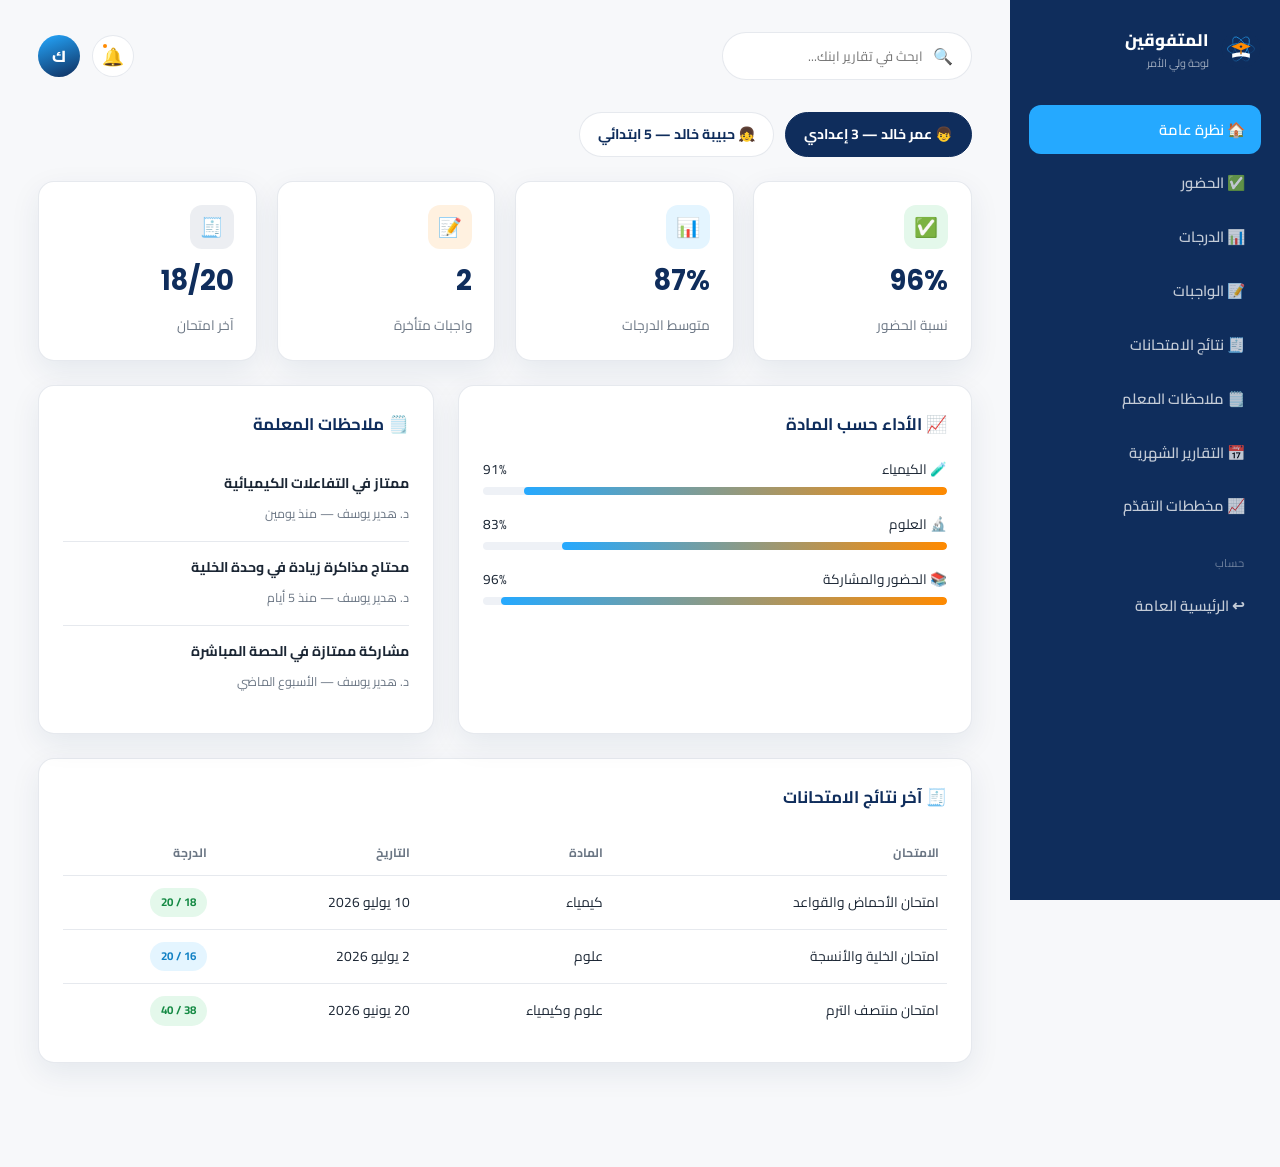
<file: parent-dashboard.html>
<!DOCTYPE html>
<html lang="ar" dir="rtl">
<head>
<meta charset="UTF-8">
<meta name="viewport" content="width=device-width, initial-scale=1.0">
<title>لوحة ولي الأمر | المتفوقين</title>
<link rel="preconnect" href="https://fonts.googleapis.com">
<link href="https://fonts.googleapis.com/css2?family=Cairo:wght@400;500;600;700;800&family=Poppins:wght@500;600;700;800&display=swap" rel="stylesheet">
<link rel="stylesheet" href="assets/design-system.css">
<style>
  .panel{padding:1.5rem;}
  .panel-head{display:flex; align-items:center; justify-content:space-between; margin-bottom:1.2rem;}
  .panel-head h3{color:var(--navy); font-size:1.05rem;}
  .child-switch{display:flex; gap:.7rem; margin-bottom:1.5rem; flex-wrap:wrap;}
  .child-chip{display:flex; align-items:center; gap:.6rem; padding:.6rem 1.1rem; border-radius:999px; background:#fff; border:1px solid var(--line); font-weight:700; font-size:.88rem; color:var(--navy);}
  .child-chip.active{background:var(--navy); color:#fff; border-color:var(--navy);}
  .grid-2{display:grid; grid-template-columns:1.3fr 1fr; gap:1.5rem; margin-bottom:1.5rem;}
  @media (max-width:1050px){ .grid-2{grid-template-columns:1fr;} }
  .note-row{padding:.9rem 0; border-bottom:1px solid var(--line);}
  .note-row:last-child{border-bottom:none;}
  .note-row b{font-size:.88rem; display:block; margin-bottom:.2rem;}
  .note-row span{font-size:.78rem; color:var(--text-muted);}
  table{width:100%; border-collapse:collapse;}
  th,td{text-align:right; padding:.75rem .5rem; font-size:.86rem; border-bottom:1px solid var(--line);}
  th{color:var(--text-muted); font-weight:700; font-size:.76rem;}
  tr:last-child td{border-bottom:none;}
  .subject-bar{margin-bottom:1.1rem;}
  .subject-bar .row{display:flex; justify-content:space-between; font-size:.85rem; margin-bottom:.4rem;}
</style>
</head>
<body>
<div class="dash">
  <aside class="dash-sidebar" id="sidebar">
    <div class="brand">
      <img src="assets/logo.svg" alt="المتفوقين" style="width:40px;height:40px;">
      <div class="brand-text"><b>المتفوقين</b><span>لوحة ولي الأمر</span></div>
    </div>
    <nav class="dash-nav">
      <a href="#" class="active">🏠 نظرة عامة</a>
      <a href="#">✅ الحضور</a>
      <a href="#">📊 الدرجات</a>
      <a href="#">📝 الواجبات</a>
      <a href="#">🧾 نتائج الامتحانات</a>
      <a href="#">🗒️ ملاحظات المعلم</a>
      <a href="#">📅 التقارير الشهرية</a>
      <a href="#">📈 مخططات التقدّم</a>
      <div class="group-label">حساب</div>
      <a href="index.html">↩ الرئيسية العامة</a>
    </nav>
  </aside>

  <main class="dash-main">
    <div class="dash-topbar">
      <button class="menu-btn" id="menuBtn" style="display:none;">☰</button>
      <div class="dash-search"><span>🔍</span><input placeholder="ابحث في تقارير ابنك..."></div>
      <div class="dash-user">
        <button class="icon-btn">🔔<span class="dot"></span></button>
        <div class="avatar">ك</div>
      </div>
    </div>

    <div class="child-switch">
      <span class="child-chip active">👦 عمر خالد — 3 إعدادي</span>
      <span class="child-chip">👧 حبيبة خالد — 5 ابتدائي</span>
    </div>

    <div class="stat-grid" style="margin-bottom:1.5rem;">
      <div class="card stat-card"><div class="top"><span class="ic badge-green">✅</span></div><b>96%</b><span>نسبة الحضور</span></div>
      <div class="card stat-card"><div class="top"><span class="ic badge-sky">📊</span></div><b>87%</b><span>متوسط الدرجات</span></div>
      <div class="card stat-card"><div class="top"><span class="ic badge-orange">📝</span></div><b>2</b><span>واجبات متأخرة</span></div>
      <div class="card stat-card"><div class="top"><span class="ic badge-navy">🧾</span></div><b>18/20</b><span>آخر امتحان</span></div>
    </div>

    <div class="grid-2">
      <div class="card panel">
        <div class="panel-head"><h3>📈 الأداء حسب المادة</h3></div>
        <div class="subject-bar">
          <div class="row"><span>🧪 الكيمياء</span><span>91%</span></div>
          <div class="progress"><span style="width:91%"></span></div>
        </div>
        <div class="subject-bar">
          <div class="row"><span>🔬 العلوم</span><span>83%</span></div>
          <div class="progress"><span style="width:83%"></span></div>
        </div>
        <div class="subject-bar" style="margin-bottom:0;">
          <div class="row"><span>📚 الحضور والمشاركة</span><span>96%</span></div>
          <div class="progress"><span style="width:96%"></span></div>
        </div>
      </div>
      <div class="card panel">
        <div class="panel-head"><h3>🗒️ ملاحظات المعلمة</h3></div>
        <div class="note-row"><b>ممتاز في التفاعلات الكيميائية</b><span>د. هدير يوسف — منذ يومين</span></div>
        <div class="note-row"><b>محتاج مذاكرة زيادة في وحدة الخلية</b><span>د. هدير يوسف — منذ 5 أيام</span></div>
        <div class="note-row"><b>مشاركة ممتازة في الحصة المباشرة</b><span>د. هدير يوسف — الأسبوع الماضي</span></div>
      </div>
    </div>

    <div class="card panel">
      <div class="panel-head"><h3>🧾 آخر نتائج الامتحانات</h3></div>
      <table>
        <thead><tr><th>الامتحان</th><th>المادة</th><th>التاريخ</th><th>الدرجة</th></tr></thead>
        <tbody>
          <tr><td>امتحان الأحماض والقواعد</td><td>كيمياء</td><td>10 يوليو 2026</td><td><span class="badge badge-green">18 / 20</span></td></tr>
          <tr><td>امتحان الخلية والأنسجة</td><td>علوم</td><td>2 يوليو 2026</td><td><span class="badge badge-sky">16 / 20</span></td></tr>
          <tr><td>امتحان منتصف الترم</td><td>علوم وكيمياء</td><td>20 يونيو 2026</td><td><span class="badge badge-green">38 / 40</span></td></tr>
        </tbody>
      </table>
    </div>
  </main>
</div>
<script>
document.getElementById('menuBtn')?.addEventListener('click', () => document.getElementById('sidebar').classList.toggle('open'));
document.querySelectorAll('.child-chip').forEach(c => c.addEventListener('click', () => {
  document.querySelectorAll('.child-chip').forEach(x => x.classList.remove('active'));
  c.classList.add('active');
}));
</script>
</body>
</html>
</file>
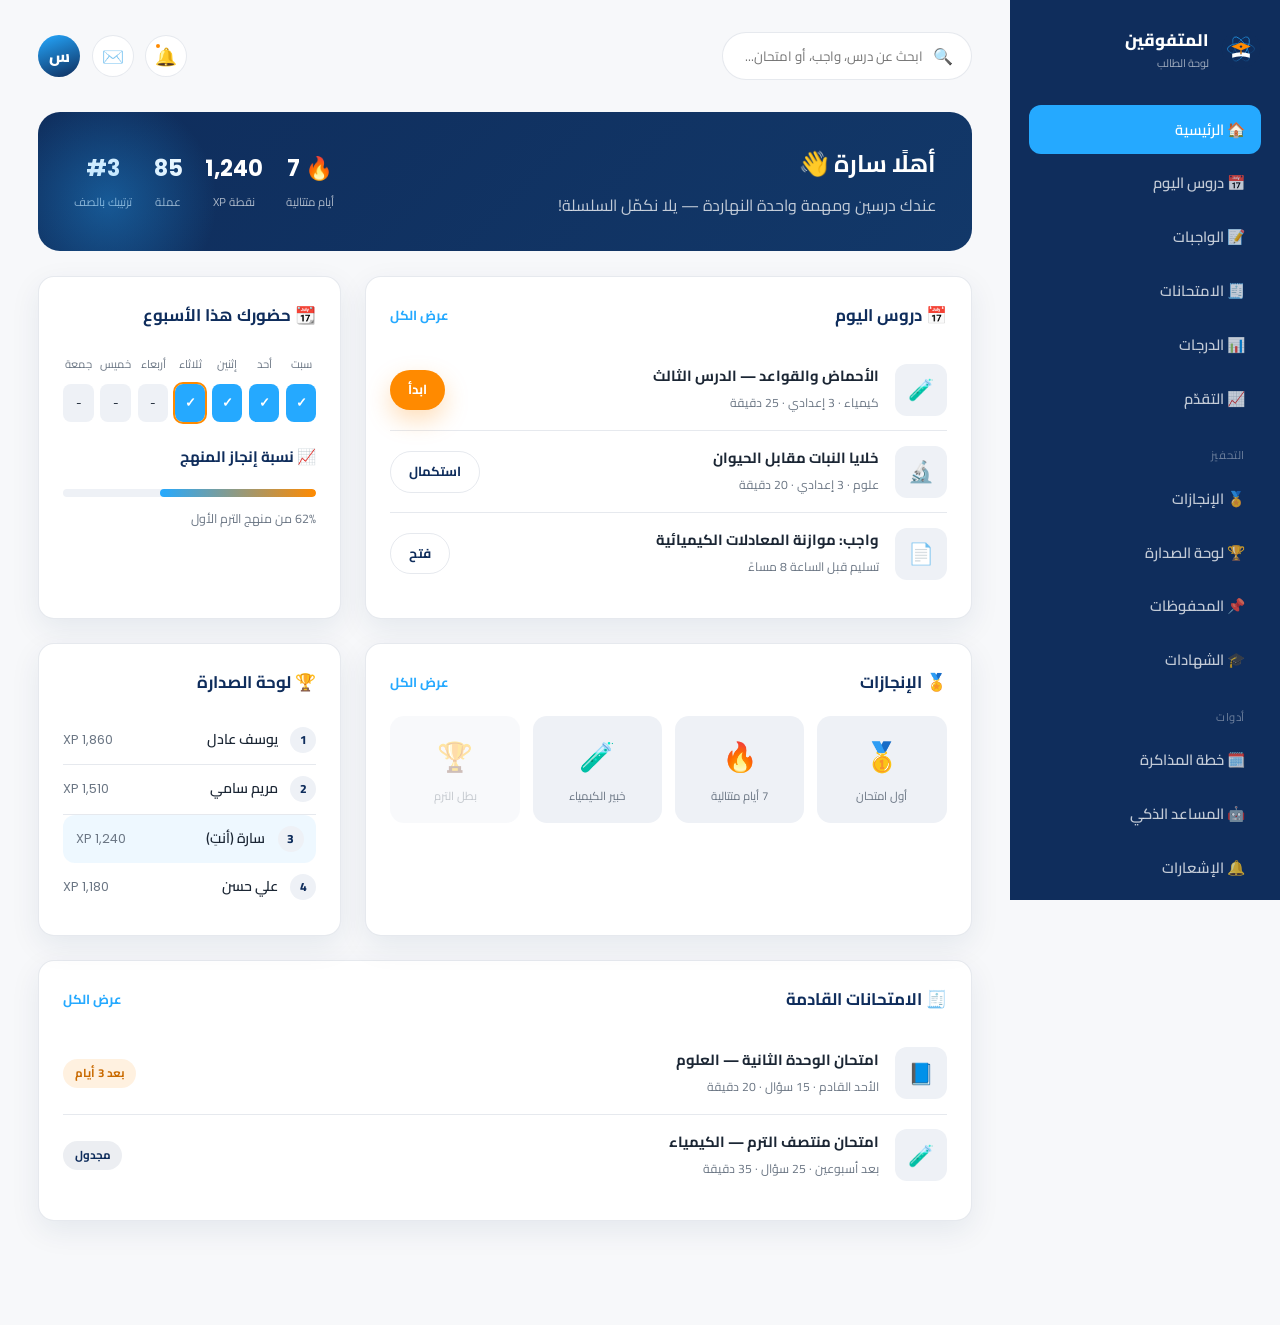
<file: student-dashboard.html>
<!DOCTYPE html>
<html lang="ar" dir="rtl">
<head>
<meta charset="UTF-8">
<meta name="viewport" content="width=device-width, initial-scale=1.0">
<title>لوحة الطالب | المتفوقين</title>
<link rel="preconnect" href="https://fonts.googleapis.com">
<link href="https://fonts.googleapis.com/css2?family=Cairo:wght@400;500;600;700;800&family=Poppins:wght@500;600;700;800&display=swap" rel="stylesheet">
<link rel="stylesheet" href="assets/design-system.css">
<style>
  .welcome-banner{
    background:linear-gradient(135deg, var(--navy), var(--navy-2)); color:#fff; border-radius:var(--radius-lg);
    padding:2rem 2.2rem; display:flex; align-items:center; justify-content:space-between; gap:1.5rem; flex-wrap:wrap;
    margin-bottom:1.6rem; position:relative; overflow:hidden;
  }
  .welcome-banner::after{content:''; position:absolute; left:-40px; bottom:-60px; width:220px; height:220px; border-radius:50%; background:radial-gradient(circle, rgba(37,169,255,.35), transparent 70%);}
  .welcome-banner h2{font-size:1.5rem; margin-bottom:.4rem; position:relative;}
  .welcome-banner p{color:rgba(255,255,255,.75); position:relative;}
  .welcome-stats{display:flex; gap:1.4rem; position:relative;}
  .welcome-stat{text-align:center;}
  .welcome-stat b{display:block; font-family:'Poppins'; font-size:1.4rem;}
  .welcome-stat span{font-size:.72rem; color:rgba(255,255,255,.65);}

  .grid-2-1{display:grid; grid-template-columns:2fr 1fr; gap:1.5rem; margin-bottom:1.5rem;}
  @media (max-width:1050px){ .grid-2-1{grid-template-columns:1fr;} }

  .panel{padding:1.5rem;}
  .panel-head{display:flex; align-items:center; justify-content:space-between; margin-bottom:1.2rem;}
  .panel-head h3{color:var(--navy); font-size:1.05rem;}
  .panel-head a{font-size:.82rem; color:var(--sky); font-weight:700;}

  .lesson-row{display:flex; align-items:center; gap:1rem; padding:.9rem 0; border-bottom:1px solid var(--line);}
  .lesson-row:last-child{border-bottom:none;}
  .lesson-row .th{width:52px; height:52px; border-radius:12px; background:var(--gray-2); display:flex; align-items:center; justify-content:center; font-size:1.3rem; flex-shrink:0;}
  .lesson-row .info{flex:1; min-width:0;}
  .lesson-row .info b{display:block; font-size:.92rem;}
  .lesson-row .info span{font-size:.76rem; color:var(--text-muted);}

  .achv-grid{display:grid; grid-template-columns:repeat(4,1fr); gap:.8rem;}
  @media (max-width:600px){ .achv-grid{grid-template-columns:repeat(2,1fr);} }
  .achv{text-align:center; padding:1rem .5rem; border-radius:14px; background:var(--gray-2);}
  .achv.locked{opacity:.4;}
  .achv .ic{font-size:1.8rem; margin-bottom:.4rem;}
  .achv span{font-size:.72rem; color:var(--text-muted); display:block;}

  .lb-row{display:flex; align-items:center; gap:.8rem; padding:.7rem 0; border-bottom:1px solid var(--line);}
  .lb-row:last-child{border-bottom:none;}
  .lb-rank{width:26px; height:26px; border-radius:50%; background:var(--gray-2); display:flex; align-items:center; justify-content:center; font-size:.75rem; font-weight:800; color:var(--navy);}
  .lb-row.me{background:rgba(37,169,255,.08); border-radius:12px; padding:.7rem .8rem; border-bottom:none;}
  .lb-name{flex:1; font-size:.88rem; font-weight:600;}
  .lb-xp{font-size:.8rem; color:var(--text-muted); font-family:'Poppins';}

  .calendar-mini{display:grid; grid-template-columns:repeat(7,1fr); gap:.4rem; text-align:center;}
  .calendar-mini span{font-size:.7rem; color:var(--text-muted); padding:.3rem 0;}
  .calendar-mini .day{font-size:.8rem; padding:.5rem 0; border-radius:8px; background:var(--gray-2);}
  .calendar-mini .day.active{background:var(--sky); color:#fff; font-weight:700;}
  .calendar-mini .day.today{outline:2px solid var(--orange);}
</style>
</head>
<body>
<div class="dash">
  <aside class="dash-sidebar" id="sidebar">
    <div class="brand">
      <img src="assets/logo.svg" alt="المتفوقين" style="width:40px;height:40px;">
      <div class="brand-text"><b>المتفوقين</b><span>لوحة الطالب</span></div>
    </div>
    <nav class="dash-nav">
      <a href="#" class="active">🏠 الرئيسية</a>
      <a href="#">📅 دروس اليوم</a>
      <a href="#">📝 الواجبات</a>
      <a href="#">🧾 الامتحانات</a>
      <a href="#">📊 الدرجات</a>
      <a href="#">📈 التقدّم</a>
      <div class="group-label">التحفيز</div>
      <a href="#">🏅 الإنجازات</a>
      <a href="#">🏆 لوحة الصدارة</a>
      <a href="#">📌 المحفوظات</a>
      <a href="#">🎓 الشهادات</a>
      <div class="group-label">أدوات</div>
      <a href="#">🗓️ خطة المذاكرة</a>
      <a href="#">🤖 المساعد الذكي</a>
      <a href="#">🔔 الإشعارات</a>
      <a href="#">📆 التقويم</a>
      <a href="#">✅ الحضور</a>
      <div class="group-label">حساب</div>
      <a href="index.html">↩ الرئيسية العامة</a>
    </nav>
  </aside>

  <main class="dash-main">
    <div class="dash-topbar">
      <button class="menu-btn" id="menuBtn" style="display:none;">☰</button>
      <div class="dash-search"><span>🔍</span><input placeholder="ابحث عن درس، واجب، أو امتحان..."></div>
      <div class="dash-user">
        <button class="icon-btn">🔔<span class="dot"></span></button>
        <button class="icon-btn">✉️</button>
        <div class="avatar">س</div>
      </div>
    </div>

    <div class="welcome-banner">
      <div>
        <h2>أهلًا سارة 👋</h2>
        <p>عندك درسين ومهمة واحدة النهاردة — يلا نكمّل السلسلة!</p>
      </div>
      <div class="welcome-stats">
        <div class="welcome-stat"><b>🔥 7</b><span>أيام متتالية</span></div>
        <div class="welcome-stat"><b>1,240</b><span>نقطة XP</span></div>
        <div class="welcome-stat"><b>85</b><span>عملة</span></div>
        <div class="welcome-stat"><b>#3</b><span>ترتيبك بالصف</span></div>
      </div>
    </div>

    <div class="grid-2-1">
      <div class="card panel">
        <div class="panel-head"><h3>📅 دروس اليوم</h3><a href="#">عرض الكل</a></div>
        <div class="lesson-row">
          <div class="th">🧪</div>
          <div class="info"><b>الأحماض والقواعد — الدرس الثالث</b><span>كيمياء · 3 إعدادي · 25 دقيقة</span></div>
          <a href="#" class="btn btn-orange btn-sm">ابدأ</a>
        </div>
        <div class="lesson-row">
          <div class="th">🔬</div>
          <div class="info"><b>خلايا النبات مقابل الحيوان</b><span>علوم · 3 إعدادي · 20 دقيقة</span></div>
          <a href="#" class="btn btn-outline btn-sm">استكمال</a>
        </div>
        <div class="lesson-row">
          <div class="th">📄</div>
          <div class="info"><b>واجب: موازنة المعادلات الكيميائية</b><span>تسليم قبل الساعة 8 مساءً</span></div>
          <a href="#" class="btn btn-outline btn-sm">فتح</a>
        </div>
      </div>

      <div class="card panel">
        <div class="panel-head"><h3>📆 حضورك هذا الأسبوع</h3></div>
        <div class="calendar-mini">
          <span>سبت</span><span>أحد</span><span>إثنين</span><span>ثلاثاء</span><span>أربعاء</span><span>خميس</span><span>جمعة</span>
          <div class="day active">✓</div><div class="day active">✓</div><div class="day active">✓</div>
          <div class="day active today">✓</div><div class="day">-</div><div class="day">-</div><div class="day">-</div>
        </div>
        <div class="panel-head" style="margin-top:1.4rem;"><h3 style="font-size:.95rem;">📈 نسبة إنجاز المنهج</h3></div>
        <div class="progress" style="margin-bottom:.4rem;"><span style="width:62%"></span></div>
        <span style="font-size:.78rem; color:var(--text-muted);">62% من منهج الترم الأول</span>
      </div>
    </div>

    <div class="grid-2-1">
      <div class="card panel">
        <div class="panel-head"><h3>🏅 الإنجازات</h3><a href="#">عرض الكل</a></div>
        <div class="achv-grid">
          <div class="achv"><div class="ic">🥇</div><span>أول امتحان</span></div>
          <div class="achv"><div class="ic">🔥</div><span>7 أيام متتالية</span></div>
          <div class="achv"><div class="ic">🧪</div><span>خبير الكيمياء</span></div>
          <div class="achv locked"><div class="ic">🏆</div><span>بطل الترم</span></div>
        </div>
      </div>
      <div class="card panel">
        <div class="panel-head"><h3>🏆 لوحة الصدارة</h3></div>
        <div class="lb-row"><span class="lb-rank">1</span><span class="lb-name">يوسف عادل</span><span class="lb-xp">1,860 XP</span></div>
        <div class="lb-row"><span class="lb-rank">2</span><span class="lb-name">مريم سامي</span><span class="lb-xp">1,510 XP</span></div>
        <div class="lb-row me"><span class="lb-rank">3</span><span class="lb-name">سارة (أنتِ)</span><span class="lb-xp">1,240 XP</span></div>
        <div class="lb-row"><span class="lb-rank">4</span><span class="lb-name">علي حسن</span><span class="lb-xp">1,180 XP</span></div>
      </div>
    </div>

    <div class="card panel">
      <div class="panel-head"><h3>🧾 الامتحانات القادمة</h3><a href="#">عرض الكل</a></div>
      <div class="lesson-row">
        <div class="th">📘</div>
        <div class="info"><b>امتحان الوحدة الثانية — العلوم</b><span>الأحد القادم · 15 سؤال · 20 دقيقة</span></div>
        <span class="badge badge-orange">بعد 3 أيام</span>
      </div>
      <div class="lesson-row">
        <div class="th">🧪</div>
        <div class="info"><b>امتحان منتصف الترم — الكيمياء</b><span>بعد أسبوعين · 25 سؤال · 35 دقيقة</span></div>
        <span class="badge badge-navy">مجدول</span>
      </div>
    </div>
  </main>
</div>

<script>
document.getElementById('menuBtn')?.addEventListener('click', () => document.getElementById('sidebar').classList.toggle('open'));
</script>
</body>
</html>
</file>
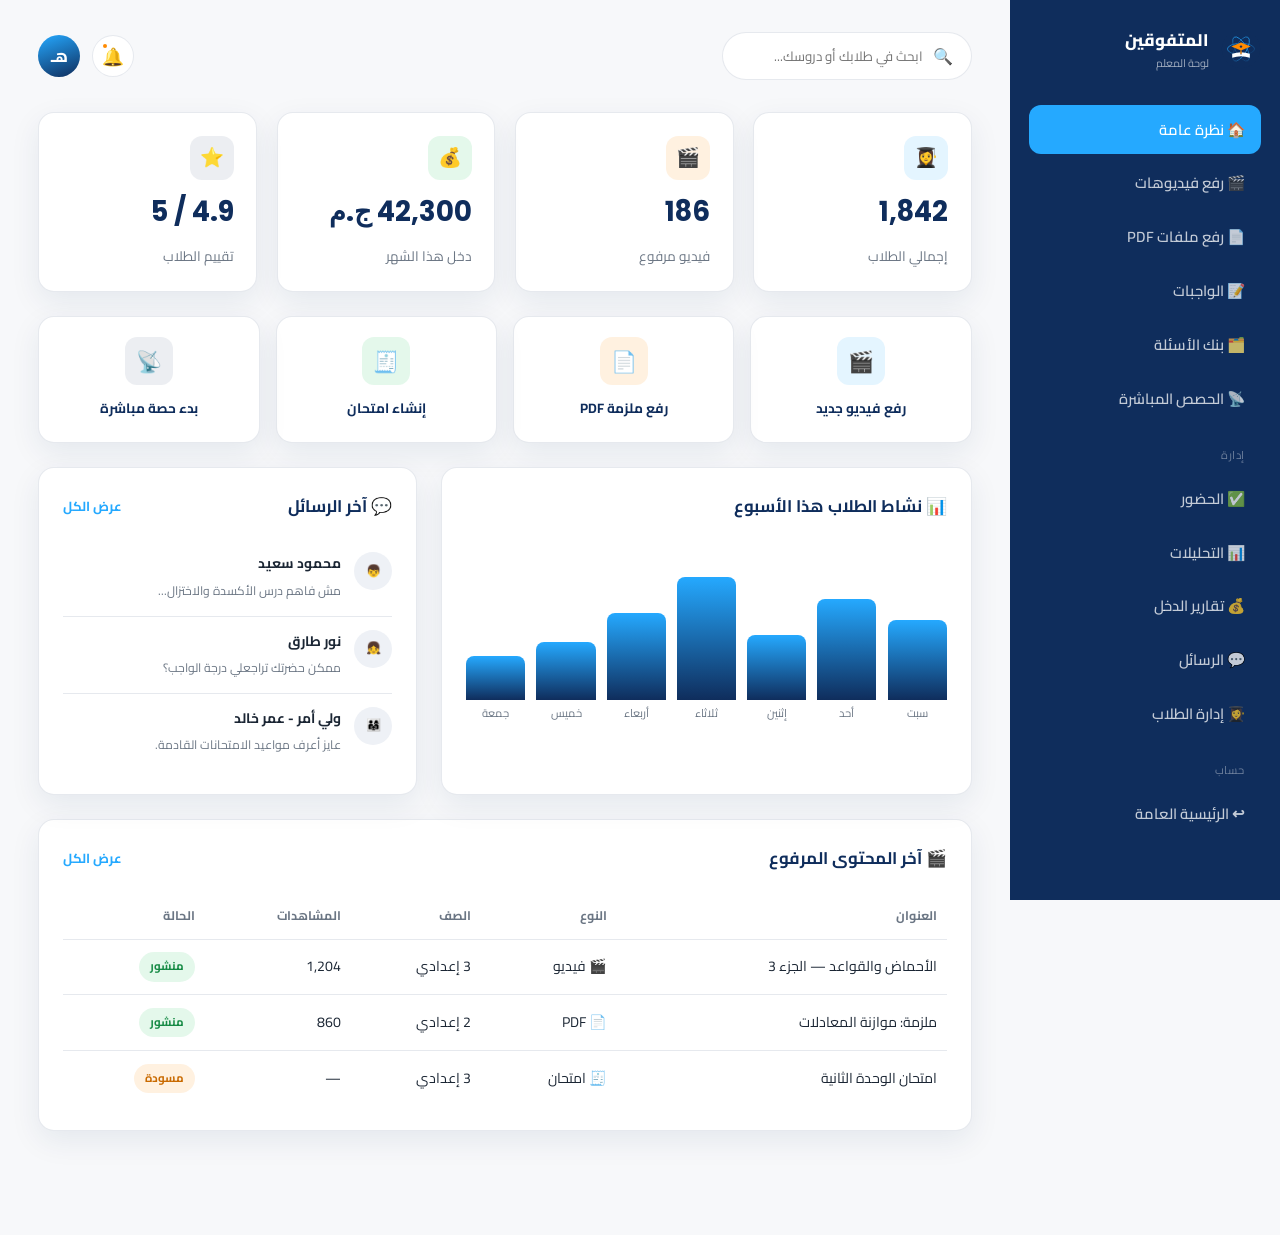
<file: teacher-dashboard.html>
<!DOCTYPE html>
<html lang="ar" dir="rtl">
<head>
<meta charset="UTF-8">
<meta name="viewport" content="width=device-width, initial-scale=1.0">
<title>لوحة المعلم | المتفوقين</title>
<link rel="preconnect" href="https://fonts.googleapis.com">
<link href="https://fonts.googleapis.com/css2?family=Cairo:wght@400;500;600;700;800&family=Poppins:wght@500;600;700;800&display=swap" rel="stylesheet">
<link rel="stylesheet" href="assets/design-system.css">
<style>
  .panel{padding:1.5rem;}
  .panel-head{display:flex; align-items:center; justify-content:space-between; margin-bottom:1.2rem; flex-wrap:wrap; gap:.6rem;}
  .panel-head h3{color:var(--navy); font-size:1.05rem;}
  .panel-head a{font-size:.82rem; color:var(--sky); font-weight:700;}

  table{width:100%; border-collapse:collapse;}
  th,td{text-align:right; padding:.8rem .6rem; font-size:.88rem; border-bottom:1px solid var(--line);}
  th{color:var(--text-muted); font-weight:700; font-size:.78rem;}
  tr:last-child td{border-bottom:none;}

  .quick-actions{display:grid; grid-template-columns:repeat(4,1fr); gap:1rem; margin-bottom:1.5rem;}
  @media (max-width:900px){ .quick-actions{grid-template-columns:1fr 1fr;} }
  .qa-card{padding:1.3rem; text-align:center; display:flex; flex-direction:column; align-items:center; gap:.6rem;}
  .qa-card .ic{width:48px; height:48px; border-radius:12px; display:flex; align-items:center; justify-content:center; font-size:1.3rem;}
  .qa-card span{font-size:.85rem; font-weight:700; color:var(--navy);}

  .grid-2{display:grid; grid-template-columns:1.4fr 1fr; gap:1.5rem; margin-bottom:1.5rem;}
  @media (max-width:1050px){ .grid-2{grid-template-columns:1fr;} }

  .bar-chart{display:flex; align-items:flex-end; gap:.7rem; height:160px; padding-top:1rem;}
  .bar{flex:1; background:linear-gradient(180deg, var(--sky), var(--navy)); border-radius:8px 8px 0 0; position:relative;}
  .bar span{position:absolute; bottom:-22px; right:0; left:0; text-align:center; font-size:.7rem; color:var(--text-muted);}

  .msg-row{display:flex; gap:.8rem; padding:.8rem 0; border-bottom:1px solid var(--line);}
  .msg-row:last-child{border-bottom:none;}
  .msg-row .av{width:38px; height:38px; border-radius:50%; background:var(--gray-2); display:flex; align-items:center; justify-content:center; flex-shrink:0;}
  .msg-row b{display:block; font-size:.86rem;}
  .msg-row span{font-size:.76rem; color:var(--text-muted);}
</style>
</head>
<body>
<div class="dash">
  <aside class="dash-sidebar" id="sidebar">
    <div class="brand">
      <img src="assets/logo.svg" alt="المتفوقين" style="width:40px;height:40px;">
      <div class="brand-text"><b>المتفوقين</b><span>لوحة المعلم</span></div>
    </div>
    <nav class="dash-nav">
      <a href="#" class="active">🏠 نظرة عامة</a>
      <a href="#">🎬 رفع فيديوهات</a>
      <a href="#">📄 رفع ملفات PDF</a>
      <a href="#">📝 الواجبات</a>
      <a href="#">🗂️ بنك الأسئلة</a>
      <a href="#">📡 الحصص المباشرة</a>
      <div class="group-label">إدارة</div>
      <a href="#">✅ الحضور</a>
      <a href="#">📊 التحليلات</a>
      <a href="#">💰 تقارير الدخل</a>
      <a href="#">💬 الرسائل</a>
      <a href="#">👩‍🎓 إدارة الطلاب</a>
      <div class="group-label">حساب</div>
      <a href="index.html">↩ الرئيسية العامة</a>
    </nav>
  </aside>

  <main class="dash-main">
    <div class="dash-topbar">
      <button class="menu-btn" id="menuBtn" style="display:none;">☰</button>
      <div class="dash-search"><span>🔍</span><input placeholder="ابحث في طلابك أو دروسك..."></div>
      <div class="dash-user">
        <button class="icon-btn">🔔<span class="dot"></span></button>
        <div class="avatar">هـ</div>
      </div>
    </div>

    <div class="stat-grid" style="margin-bottom:1.5rem;">
      <div class="card stat-card"><div class="top"><span class="ic badge-sky">👩‍🎓</span></div><b>1,842</b><span>إجمالي الطلاب</span></div>
      <div class="card stat-card"><div class="top"><span class="ic badge-orange">🎬</span></div><b>186</b><span>فيديو مرفوع</span></div>
      <div class="card stat-card"><div class="top"><span class="ic badge-green">💰</span></div><b>42,300 ج.م</b><span>دخل هذا الشهر</span></div>
      <div class="card stat-card"><div class="top"><span class="ic badge-navy">⭐</span></div><b>4.9 / 5</b><span>تقييم الطلاب</span></div>
    </div>

    <div class="quick-actions">
      <button class="card qa-card"><span class="ic badge-sky">🎬</span><span>رفع فيديو جديد</span></button>
      <button class="card qa-card"><span class="ic badge-orange">📄</span><span>رفع ملزمة PDF</span></button>
      <button class="card qa-card"><span class="ic badge-green">🧾</span><span>إنشاء امتحان</span></button>
      <button class="card qa-card"><span class="ic badge-navy">📡</span><span>بدء حصة مباشرة</span></button>
    </div>

    <div class="grid-2">
      <div class="card panel">
        <div class="panel-head"><h3>📊 نشاط الطلاب هذا الأسبوع</h3></div>
        <div class="bar-chart">
          <div class="bar" style="height:55%"><span>سبت</span></div>
          <div class="bar" style="height:70%"><span>أحد</span></div>
          <div class="bar" style="height:45%"><span>إثنين</span></div>
          <div class="bar" style="height:85%"><span>ثلاثاء</span></div>
          <div class="bar" style="height:60%"><span>أربعاء</span></div>
          <div class="bar" style="height:40%"><span>خميس</span></div>
          <div class="bar" style="height:30%"><span>جمعة</span></div>
        </div>
      </div>
      <div class="card panel">
        <div class="panel-head"><h3>💬 آخر الرسائل</h3><a href="#">عرض الكل</a></div>
        <div class="msg-row"><span class="av">👦</span><div><b>محمود سعيد</b><span>مش فاهم درس الأكسدة والاختزال...</span></div></div>
        <div class="msg-row"><span class="av">👧</span><div><b>نور طارق</b><span>ممكن حضرتك تراجعلي درجة الواجب؟</span></div></div>
        <div class="msg-row"><span class="av">👨‍👩‍👧</span><div><b>ولي أمر - عمر خالد</b><span>عايز أعرف مواعيد الامتحانات القادمة.</span></div></div>
      </div>
    </div>

    <div class="card panel">
      <div class="panel-head"><h3>🎬 آخر المحتوى المرفوع</h3><a href="#">عرض الكل</a></div>
      <table>
        <thead><tr><th>العنوان</th><th>النوع</th><th>الصف</th><th>المشاهدات</th><th>الحالة</th></tr></thead>
        <tbody>
          <tr><td>الأحماض والقواعد — الجزء 3</td><td>🎬 فيديو</td><td>3 إعدادي</td><td>1,204</td><td><span class="badge badge-green">منشور</span></td></tr>
          <tr><td>ملزمة: موازنة المعادلات</td><td>📄 PDF</td><td>2 إعدادي</td><td>860</td><td><span class="badge badge-green">منشور</span></td></tr>
          <tr><td>امتحان الوحدة الثانية</td><td>🧾 امتحان</td><td>3 إعدادي</td><td>—</td><td><span class="badge badge-orange">مسودة</span></td></tr>
        </tbody>
      </table>
    </div>
  </main>
</div>
<script>
document.getElementById('menuBtn')?.addEventListener('click', () => document.getElementById('sidebar').classList.toggle('open'));
</script>
</body>
</html>
</file>
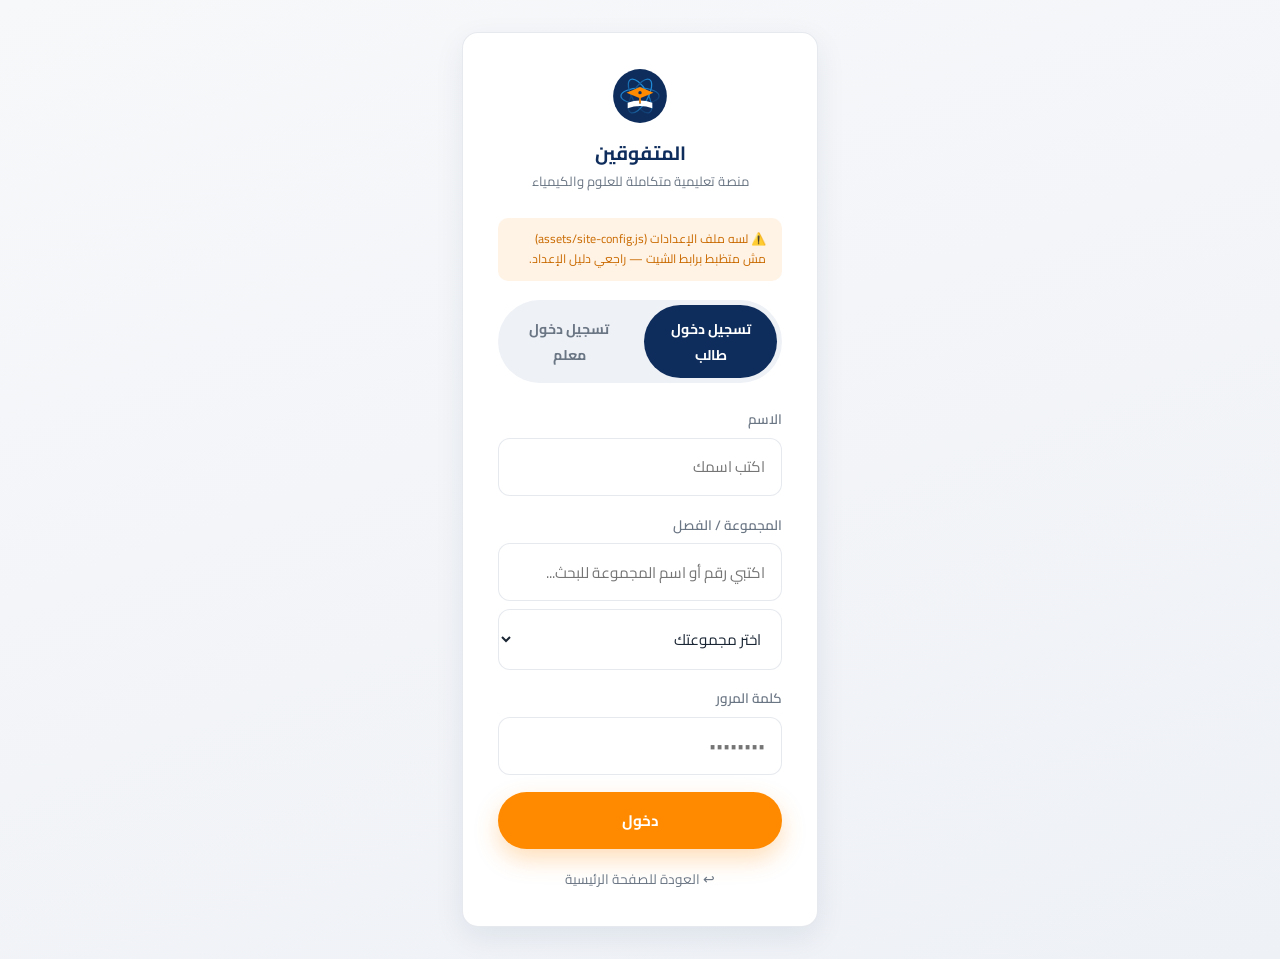
<file: teacher-panel.html>
<!DOCTYPE html>
<html lang="ar" dir="rtl">
<head>
<meta charset="UTF-8">
<meta name="viewport" content="width=device-width, initial-scale=1.0, viewport-fit=cover">
<meta name="theme-color" content="#0F2D5C">
<meta name="apple-mobile-web-app-capable" content="yes">
<title>لوحة رفع المحتوى | المتفوقين</title>
<link rel="manifest" href="manifest.json">
<link rel="apple-touch-icon" href="assets/apple-touch-icon.png">
<link rel="preconnect" href="https://fonts.googleapis.com">
<link href="https://fonts.googleapis.com/css2?family=Cairo:wght@400;500;600;700;800&family=Poppins:wght@500;600;700;800&display=swap" rel="stylesheet">
<link rel="stylesheet" href="assets/design-system.css">
<style>
  .topgrid{display:grid; grid-template-columns:1fr; gap:1.5rem; max-width:960px; margin:0 auto;}
  .steps{display:flex; flex-direction:column; gap:1rem;}
  .step{display:flex; gap:1rem; padding:1.2rem; align-items:flex-start;}
  .step .n{width:34px; height:34px; border-radius:50%; background:var(--sky); color:#fff; display:flex; align-items:center; justify-content:center; font-weight:800; flex-shrink:0; font-family:'Poppins';}
  .step b{display:block; margin-bottom:.3rem; color:var(--navy);}
  .step p{color:var(--text-muted); font-size:.9rem;}
  .cheat-table{width:100%; border-collapse:collapse; margin-top:.5rem;}
  .cheat-table th, .cheat-table td{text-align:right; padding:.6rem; font-size:.85rem; border-bottom:1px solid var(--line);}
  .cheat-table th{color:var(--text-muted); font-weight:700; font-size:.76rem;}
  .big-cta{display:flex; align-items:center; justify-content:space-between; gap:1rem; padding:1.6rem; background:linear-gradient(135deg, var(--navy), var(--navy-2)); border-radius:var(--radius-lg); color:#fff; flex-wrap:wrap;}
  .big-cta h3{font-size:1.15rem; margin-bottom:.3rem;}
  .big-cta p{color:rgba(255,255,255,.75); font-size:.85rem;}
  .preview-table{width:100%; border-collapse:collapse;}
  .preview-table th, .preview-table td{text-align:right; padding:.65rem .5rem; font-size:.82rem; border-bottom:1px solid var(--line);}
  .preview-table th{color:var(--text-muted); font-size:.72rem; font-weight:700;}
  .status-ok{color:#158a44; font-size:.8rem;}
  .status-err{color:#c0392b; font-size:.8rem;}
</style>
</head>
<body>
<header class="site-header">
  <div class="wrap site-nav">
    <a href="index.html" class="brand">
      <img src="assets/logo.svg" alt="المتفوقين">
      <div class="brand-text"><b>المتفوقين</b><span id="userName">لوحة المعلم</span></div>
    </a>
    <div class="dash-user">
      <a href="teacher-dashboard.html" class="btn btn-outline btn-sm">اللوحة الكاملة</a>
      <button class="btn btn-outline btn-sm" id="logoutBtn">تسجيل الخروج</button>
    </div>
  </div>
</header>

<main class="wrap has-bottom-nav" style="padding:2rem 24px 4rem;">
  <div class="topgrid">
    <div class="section-head" style="margin-bottom:0;">
      <div class="eyebrow">رفع المحتوى</div>
      <h2 style="color:var(--navy); font-size:1.6rem;">إضافة دروس جديدة</h2>
      <p style="color:var(--text-muted);">الرفع بيتم من خلال جدول Google Sheets عادي — تضيفي سطر جديد، وهيظهر للطلاب فورًا.</p>
    </div>

    <div class="big-cta">
      <div>
        <h3>📊 جدول رفع المحتوى</h3>
        <p>افتحيه، ضيفي سطر جديد، والموقع هيحدّث نفسه لوحده.</p>
      </div>
      <a href="#" id="openSheetBtn" target="_blank" class="btn" style="background:#fff; color:var(--navy);">افتحي الجدول ⟵</a>
    </div>

    <div class="card">
      <div class="steps">
        <div class="step">
          <span class="n">1</span>
          <div><b>افتحي الجدول من الزرار اللي فوق</b><p>هيفتحلك Google Sheets عادي، بنفس تصميمه المعروف.</p></div>
        </div>
        <div class="step">
          <span class="n">2</span>
          <div><b>روحي لأول سطر فاضي، واملأي الأعمدة الخمسة:</b>
            <table class="cheat-table">
              <thead><tr><th>المجموعة</th><th>النوع</th><th>العنوان</th><th>الوصف</th><th>الرابط</th></tr></thead>
              <tbody>
                <tr><td>المجموعة 1</td><td>فيديو</td><td>الأحماض والقواعد</td><td>شرح مبسط...</td><td>https://youtu.be/xxxx</td></tr>
              </tbody>
            </table>
          </div>
        </div>
        <div class="step">
          <span class="n">3</span>
          <div><b>اختاري "المجموعة" و"النوع" من القائمة المنسدلة في الخلية</b><p>عشان تتجنبي أي خطأ إملائي يمنع ظهور الدرس للطلاب الصح.</p></div>
        </div>
        <div class="step">
          <span class="n">4</span>
          <div><b>خلاص! الدرس هيظهر لطلاب المجموعة دي خلال دقيقة</b><p>الموقع بيحدّث نفسه تلقائيًا كل دقيقة، أو الطالب يدوس زرار "تحديث".</p></div>
        </div>
      </div>
    </div>

    <div class="card" style="padding:1.6rem;">
      <div class="panel-head" style="display:flex; justify-content:space-between; align-items:center; margin-bottom:1rem;">
        <h3 style="color:var(--navy); font-size:1rem;">👁️ معاينة آخر المحتوى المنشور</h3>
        <button class="btn btn-outline btn-sm" id="previewRefresh">↻ تحديث المعاينة</button>
      </div>
      <div id="previewStatus" style="margin-bottom:.8rem; font-size:.85rem; color:var(--text-muted);">⏳ جاري التحميل...</div>
      <div style="overflow-x:auto;">
        <table class="preview-table">
          <thead><tr><th>المجموعة</th><th>النوع</th><th>العنوان</th><th>الرابط</th></tr></thead>
          <tbody id="previewBody"></tbody>
        </table>
      </div>
    </div>
  </div>
</main>

<nav class="bottom-nav">
  <a href="index.html"><span class="ic">🏠</span><span>الرئيسية</span></a>
  <a href="teacher-dashboard.html"><span class="ic">📊</span><span>الإحصائيات</span></a>
  <a href="#" id="fabSheet" class="fab"><span class="ic">📝</span></a>
  <a href="teacher-panel.html" class="active"><span class="ic">📚</span><span>المحتوى</span></a>
  <a href="#" id="navLogout"><span class="ic">🚪</span><span>خروج</span></a>
</nav>

<script src="assets/site-config.js"></script>
<script>
const session = JSON.parse(localStorage.getItem('motafawqeen_session') || 'null');
if(!session || session.role !== 'teacher'){ window.location.href = 'login.html'; }
document.getElementById('userName').textContent = session.name;

document.getElementById('logoutBtn').addEventListener('click', () => {
  localStorage.removeItem('motafawqeen_session');
  window.location.href = 'login.html';
});

document.getElementById('openSheetBtn').href = SHEET_EDIT_URL.startsWith('PASTE') ? '#' : SHEET_EDIT_URL;
document.getElementById('fabSheet').addEventListener('click', (e) => {
  e.preventDefault();
  if(SHEET_EDIT_URL.startsWith('PASTE')){ alert('لسه رابط الشيت مش متظبط في assets/site-config.js'); return; }
  window.open(SHEET_EDIT_URL, '_blank');
});
document.getElementById('navLogout').addEventListener('click', (e) => {
  e.preventDefault();
  localStorage.removeItem('motafawqeen_session');
  window.location.href = 'login.html';
});

async function loadPreview(){
  const status = document.getElementById('previewStatus');
  const body = document.getElementById('previewBody');
  status.textContent = '⏳ جاري التحميل...';
  status.className = '';
  try{
    const items = await fetchLibrary();
    status.innerHTML = `<span class="status-ok">✅ متصل بنجاح — ${items.length} عنصر منشور دلوقتي</span>`;
    body.innerHTML = '';
    if(items.length === 0){
      body.innerHTML = '<tr><td colspan="4" style="text-align:center; color:var(--text-muted); padding:1.5rem 0;">لسه مفيش محتوى</td></tr>';
      return;
    }
    items.slice(0, 15).forEach(item => {
      const tr = document.createElement('tr');
      tr.innerHTML = `<td>${item.grade}</td><td><span class="badge badge-navy">${item.type}</span></td><td>${item.title}</td><td><a href="${item.link}" target="_blank" style="color:var(--sky);">فتح</a></td>`;
      body.appendChild(tr);
    });
  } catch(err){
    status.innerHTML = `<span class="status-err">⚠️ لسه رابط الشيت مش متظبط أو فيه مشكلة (${err.message})</span>`;
    body.innerHTML = '';
  }
}
document.getElementById('previewRefresh').addEventListener('click', loadPreview);
loadPreview();
</script>
</body>
</html>
</file>
<file: assets/design-system.css>
/* ============================================
   المتفوقين — Design System
   Navy #0F2D5C · Sky #25A9FF · Orange #FF8A00
   Arabic: Cairo · Latin/numbers: Poppins
   ============================================ */

:root{
  --navy:#0F2D5C;
  --navy-2:#123869;
  --sky:#25A9FF;
  --orange:#FF8A00;
  --white:#FFFFFF;
  --gray:#F7F8FA;
  --gray-2:#EEF1F6;
  --text:#1B2634;
  --text-muted:#6B7684;
  --line:rgba(15,45,92,0.10);
  --radius-lg:22px;
  --radius-md:16px;
  --radius-sm:10px;
  --shadow-soft:0 10px 30px rgba(15,45,92,0.08);
  --shadow-lift:0 20px 45px rgba(15,45,92,0.14);
  --glass-bg:rgba(255,255,255,0.55);
  --glass-border:rgba(255,255,255,0.6);
}

*{box-sizing:border-box; margin:0; padding:0;}
html{scroll-behavior:smooth;}
body{
  background:var(--gray);
  color:var(--text);
  font-family:'Cairo', 'Poppins', sans-serif;
  line-height:1.7;
}
.num, .mono{font-family:'Poppins','Cairo',sans-serif;}
a{color:inherit; text-decoration:none;}
ul{list-style:none;}
img{max-width:100%; display:block;}
button{font-family:inherit; cursor:pointer;}
::selection{background:var(--sky); color:#fff;}
:focus-visible{outline:2px solid var(--sky); outline-offset:2px;}

.wrap{max-width:1240px; margin:0 auto; padding:0 24px;}

/* ---- Glass card ---- */
.glass{
  background:var(--glass-bg);
  backdrop-filter:blur(16px);
  -webkit-backdrop-filter:blur(16px);
  border:1px solid var(--glass-border);
  border-radius:var(--radius-lg);
  box-shadow:var(--shadow-soft);
}
.card{
  background:var(--white);
  border:1px solid var(--line);
  border-radius:var(--radius-md);
  box-shadow:var(--shadow-soft);
  transition:transform .2s ease, box-shadow .2s ease;
}
.card.hoverable:hover{transform:translateY(-4px); box-shadow:var(--shadow-lift);}

/* ---- Buttons ---- */
.btn{
  display:inline-flex; align-items:center; justify-content:center; gap:.5rem;
  padding:.85rem 1.7rem; border-radius:999px; font-weight:700; font-size:.95rem;
  border:none; transition:transform .15s ease, box-shadow .15s ease, background .15s ease;
}
.btn-orange{background:var(--orange); color:#fff; box-shadow:0 10px 24px rgba(255,138,0,.28);}
.btn-orange:hover{transform:translateY(-2px); box-shadow:0 14px 30px rgba(255,138,0,.36);}
.btn-navy{background:var(--navy); color:#fff;}
.btn-navy:hover{background:var(--navy-2);}
.btn-outline{background:transparent; border:1.5px solid var(--line); color:var(--navy);}
.btn-outline:hover{border-color:var(--sky); color:var(--sky);}
.btn-sm{padding:.55rem 1.1rem; font-size:.82rem;}
.btn-block{width:100%;}

/* ---- Badges / chips ---- */
.badge{display:inline-flex; align-items:center; gap:.35rem; font-size:.72rem; font-weight:700; padding:.3rem .7rem; border-radius:999px;}
.badge-sky{background:rgba(37,169,255,.12); color:#1281c4;}
.badge-orange{background:rgba(255,138,0,.12); color:#c96a00;}
.badge-navy{background:rgba(15,45,92,.08); color:var(--navy);}
.badge-green{background:rgba(34,197,94,.12); color:#158a44;}

/* ---- Progress ---- */
.progress{height:8px; border-radius:999px; background:var(--gray-2); overflow:hidden;}
.progress > span{display:block; height:100%; border-radius:999px; background:linear-gradient(90deg, var(--sky), var(--orange));}

/* ---- Top navbar (marketing site) ---- */
.site-header{position:sticky; top:0; z-index:100; background:rgba(255,255,255,.75); backdrop-filter:blur(14px); border-bottom:1px solid var(--line);}
.site-nav{display:flex; align-items:center; justify-content:space-between; height:78px;}
.brand{display:flex; align-items:center; gap:12px;}
.brand img{width:42px; height:42px;}
.brand-text b{display:block; font-size:1.05rem; color:var(--navy); font-weight:800;}
.brand-text span{display:block; font-size:.68rem; color:var(--text-muted);}
.site-links{display:flex; gap:2rem; align-items:center;}
.site-links a{font-size:.95rem; color:var(--text); font-weight:600; transition:color .2s;}
.site-links a:hover{color:var(--sky);}
.menu-btn{display:none; background:none; border:none; font-size:1.6rem; color:var(--navy);}

@media (max-width:900px){
  .site-links{
    position:fixed; inset:78px 0 0 0; background:#fff; flex-direction:column; padding:2rem 24px; gap:1.4rem;
    transform:translateX(110%); transition:transform .3s ease; overflow-y:auto;
  }
  .site-links.open{transform:translateX(0);}
  .menu-btn{display:block;}
}

/* ---- Dashboard shell ---- */
.dash{display:grid; grid-template-columns:270px 1fr; min-height:100vh;}
.dash-sidebar{
  background:var(--navy); color:#fff; padding:1.6rem 1.2rem; position:sticky; top:0; height:100vh; overflow-y:auto;
}
.dash-sidebar .brand-text b, .dash-sidebar .brand-text span{color:#fff;}
.dash-sidebar .brand-text span{color:rgba(255,255,255,.6);}
.dash-nav{margin-top:2rem; display:flex; flex-direction:column; gap:.3rem;}
.dash-nav a{
  display:flex; align-items:center; gap:.8rem; padding:.75rem 1rem; border-radius:12px; font-size:.92rem;
  color:rgba(255,255,255,.75); font-weight:600; transition:background .18s, color .18s;
}
.dash-nav a:hover{background:rgba(255,255,255,.08); color:#fff;}
.dash-nav a.active{background:var(--sky); color:#fff;}
.dash-nav .group-label{font-size:.7rem; color:rgba(255,255,255,.4); margin:1.1rem 0 .3rem; padding:0 1rem; letter-spacing:.05em;}
.dash-main{padding:2rem 2.4rem 4rem;}
.dash-topbar{display:flex; align-items:center; justify-content:space-between; margin-bottom:2rem; gap:1rem; flex-wrap:wrap;}
.dash-search{display:flex; align-items:center; gap:.6rem; background:#fff; border:1px solid var(--line); border-radius:999px; padding:.6rem 1.1rem; min-width:240px;}
.dash-search input{border:none; outline:none; font-family:inherit; width:100%;}
.dash-user{display:flex; align-items:center; gap:.7rem;}
.dash-user .avatar{width:42px; height:42px; border-radius:50%; background:linear-gradient(160deg, var(--sky), var(--navy)); color:#fff; display:flex; align-items:center; justify-content:center; font-weight:800;}
.icon-btn{width:42px; height:42px; border-radius:50%; background:#fff; border:1px solid var(--line); display:flex; align-items:center; justify-content:center; font-size:1.1rem; position:relative;}
.icon-btn .dot{position:absolute; top:6px; left:8px; width:8px; height:8px; border-radius:50%; background:var(--orange); border:2px solid #fff;}

@media (max-width:960px){
  .dash{grid-template-columns:1fr;}
  .dash-sidebar{position:fixed; inset:0 auto 0 0; width:270px; z-index:200; transform:translateX(110%); transition:transform .3s ease;}
  .dash-sidebar.open{transform:translateX(0);}
  .dash-main{padding:1.2rem 1rem 6.5rem;}
}

/* ---- Mobile bottom nav (app-like) ---- */
.bottom-nav{
  display:flex; position:fixed; bottom:0; inset-inline:0; z-index:300;
  background:rgba(255,255,255,.94); backdrop-filter:blur(18px); -webkit-backdrop-filter:blur(18px);
  border-top:1px solid var(--line); box-shadow:0 -8px 24px rgba(15,45,92,.08);
  padding:.5rem .3rem calc(.4rem + env(safe-area-inset-bottom));
  justify-content:space-around; align-items:center;
}
.bottom-nav a{
  display:flex; flex-direction:column; align-items:center; gap:.2rem;
  font-size:.64rem; color:var(--text-muted); font-weight:700; padding:.4rem .3rem; border-radius:14px;
  min-width:52px; transition:color .15s, background .15s;
}
.bottom-nav a .ic{font-size:1.3rem; line-height:1;}
.bottom-nav a.active{color:var(--sky); background:rgba(37,169,255,.1);}
.bottom-nav a.fab{
  background:var(--orange); color:#fff; width:52px; height:52px; border-radius:50%; margin-top:-22px;
  box-shadow:0 10px 22px rgba(255,138,0,.4); justify-content:center;
}
.bottom-nav a.fab .ic{font-size:1.5rem;}
.bottom-nav a.fab span{display:none;}
footer.site-footer{padding-bottom:6rem;}
.has-bottom-nav{padding-bottom:6rem !important;}
.dash-main{padding-bottom:6.5rem;}

/* ---- Mobile touch-target & spacing refinements ---- */
@media (max-width:640px){
  .btn{min-height:46px; font-size:.9rem;}
  .hero-actions{flex-direction:column; align-items:stretch;}
  .hero-actions .btn{width:100%;}
  section{padding:3rem 0;}
  .wrap{padding:0 18px;}
  .icon-btn, .dash-user .avatar{width:38px; height:38px;}
  .site-nav .btn-sm{padding:.5rem 1rem; font-size:.8rem;}
}

/* ---- Stat cards ---- */
.stat-grid{display:grid; grid-template-columns:repeat(4,1fr); gap:1.2rem;}
@media (max-width:900px){ .stat-grid{grid-template-columns:repeat(2,1fr);} }
.stat-card{padding:1.4rem; display:flex; flex-direction:column; gap:.6rem;}
.stat-card .top{display:flex; align-items:center; justify-content:space-between;}
.stat-card .ic{width:44px; height:44px; border-radius:12px; display:flex; align-items:center; justify-content:center; font-size:1.2rem;}
.stat-card b{font-size:1.7rem; font-family:'Poppins'; color:var(--navy);}
.stat-card span{color:var(--text-muted); font-size:.85rem;}

/* ---- Section shell (marketing) ---- */
section{padding:5rem 0;}
.section-head{max-width:640px; margin-bottom:2.8rem;}
.eyebrow{display:inline-flex; align-items:center; gap:.5rem; color:var(--sky); font-weight:700; font-size:.8rem; letter-spacing:.04em; margin-bottom:1rem;}
.eyebrow::before{content:''; width:7px; height:7px; border-radius:50%; background:var(--orange);}
.section-head h2{font-size:clamp(1.7rem,3vw,2.4rem); color:var(--navy); font-weight:800; margin-bottom:.7rem;}
.section-head p{color:var(--text-muted); font-size:1.02rem;}

footer.site-footer{background:var(--navy); color:rgba(255,255,255,.75); padding:3rem 0 1.5rem; margin-top:2rem;}
footer.site-footer .foot-grid{display:grid; grid-template-columns:2fr 1fr 1fr 1fr; gap:2rem; margin-bottom:2rem;}
@media (max-width:800px){ footer.site-footer .foot-grid{grid-template-columns:1fr 1fr;} }
footer.site-footer h4{color:#fff; margin-bottom:1rem; font-size:.95rem;}
footer.site-footer a{display:block; margin-bottom:.6rem; font-size:.88rem; color:rgba(255,255,255,.65); transition:color .2s;}
footer.site-footer a:hover{color:var(--sky);}
  .foot-bottom{border-top:1px solid rgba(255,255,255,.12); padding-top:1.2rem; text-align:center; font-size:.82rem;}
  @media (max-width:960px){ footer.site-footer{padding-bottom:6rem;} }

/* ---- Utility: leave room for bottom nav ---- */
.has-bottom-nav{padding-bottom:2rem;}
@media (max-width:960px){ .has-bottom-nav{padding-bottom:6rem;} }
.reveal.in{opacity:1; transform:none;}

@media (prefers-reduced-motion:reduce){
  html{scroll-behavior:auto;}
  .reveal{transition:none; opacity:1; transform:none;}
  *{animation:none !important;}
}
</file>
